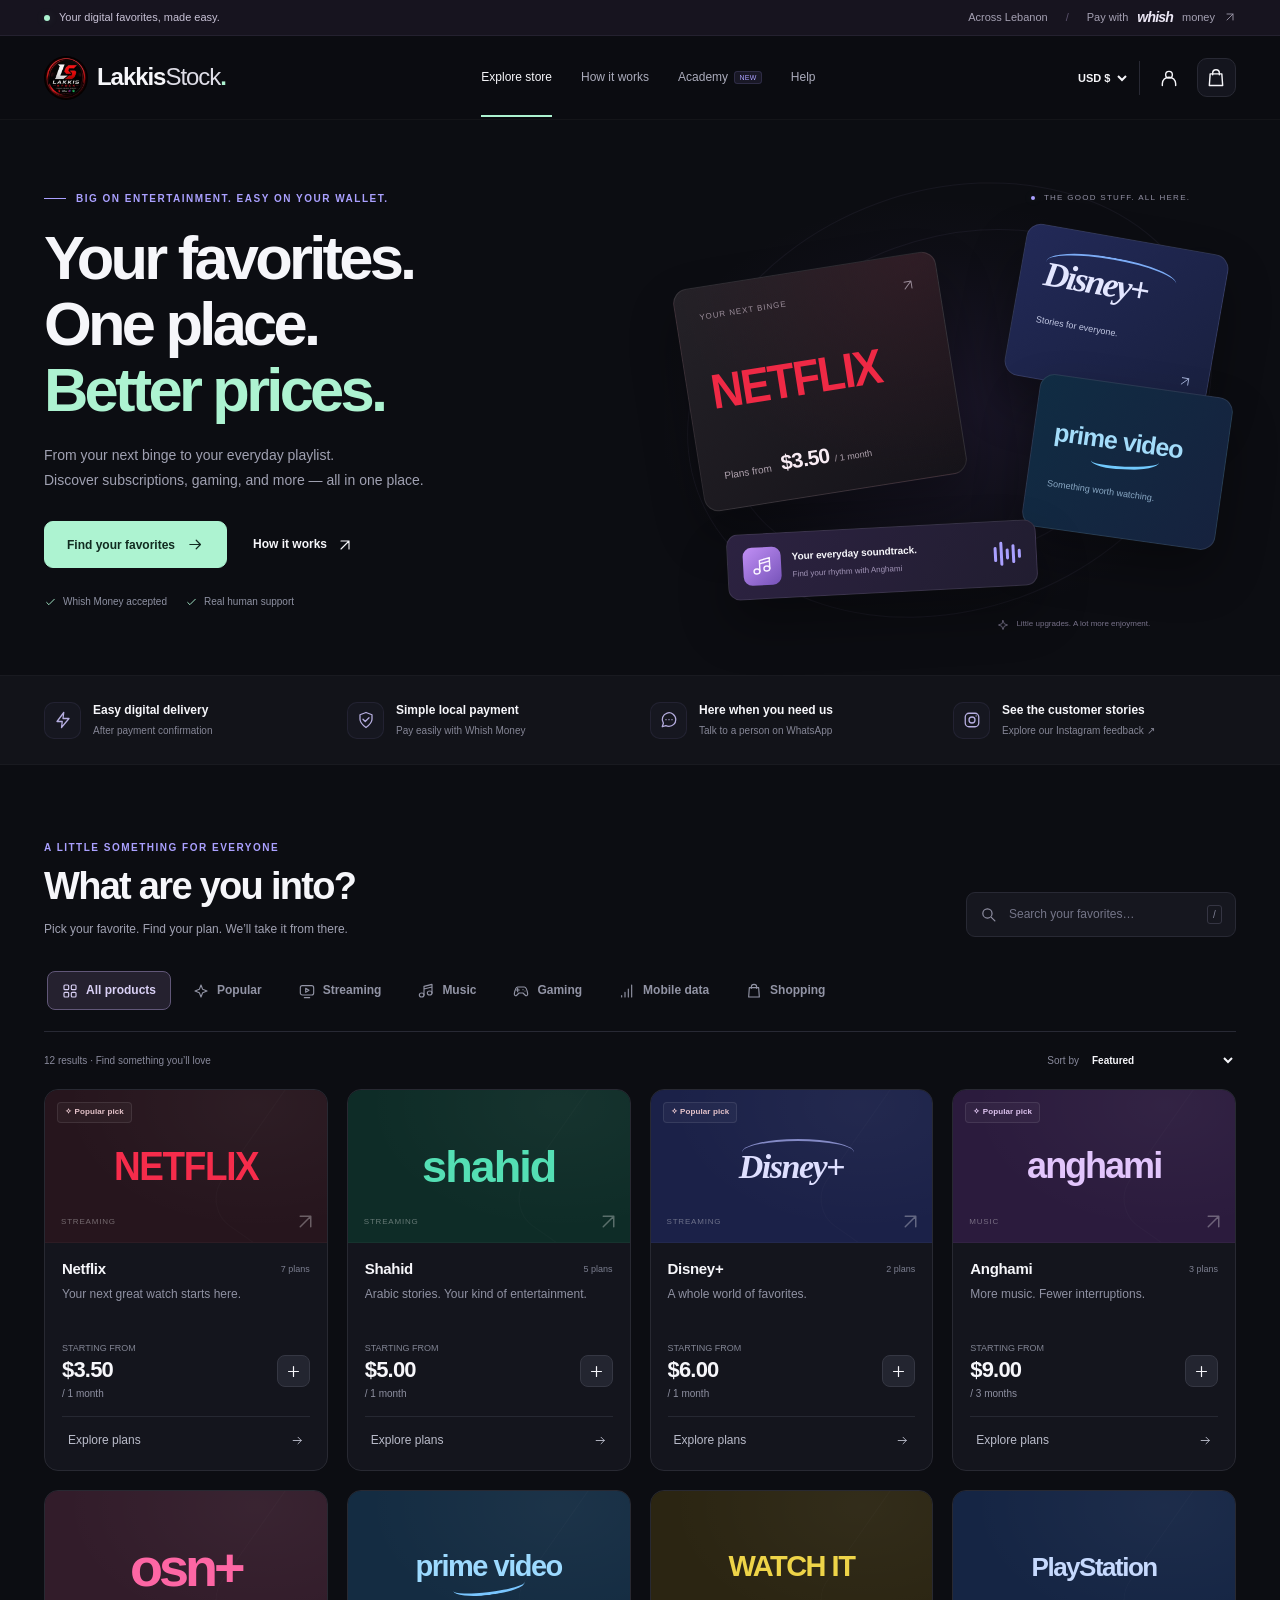
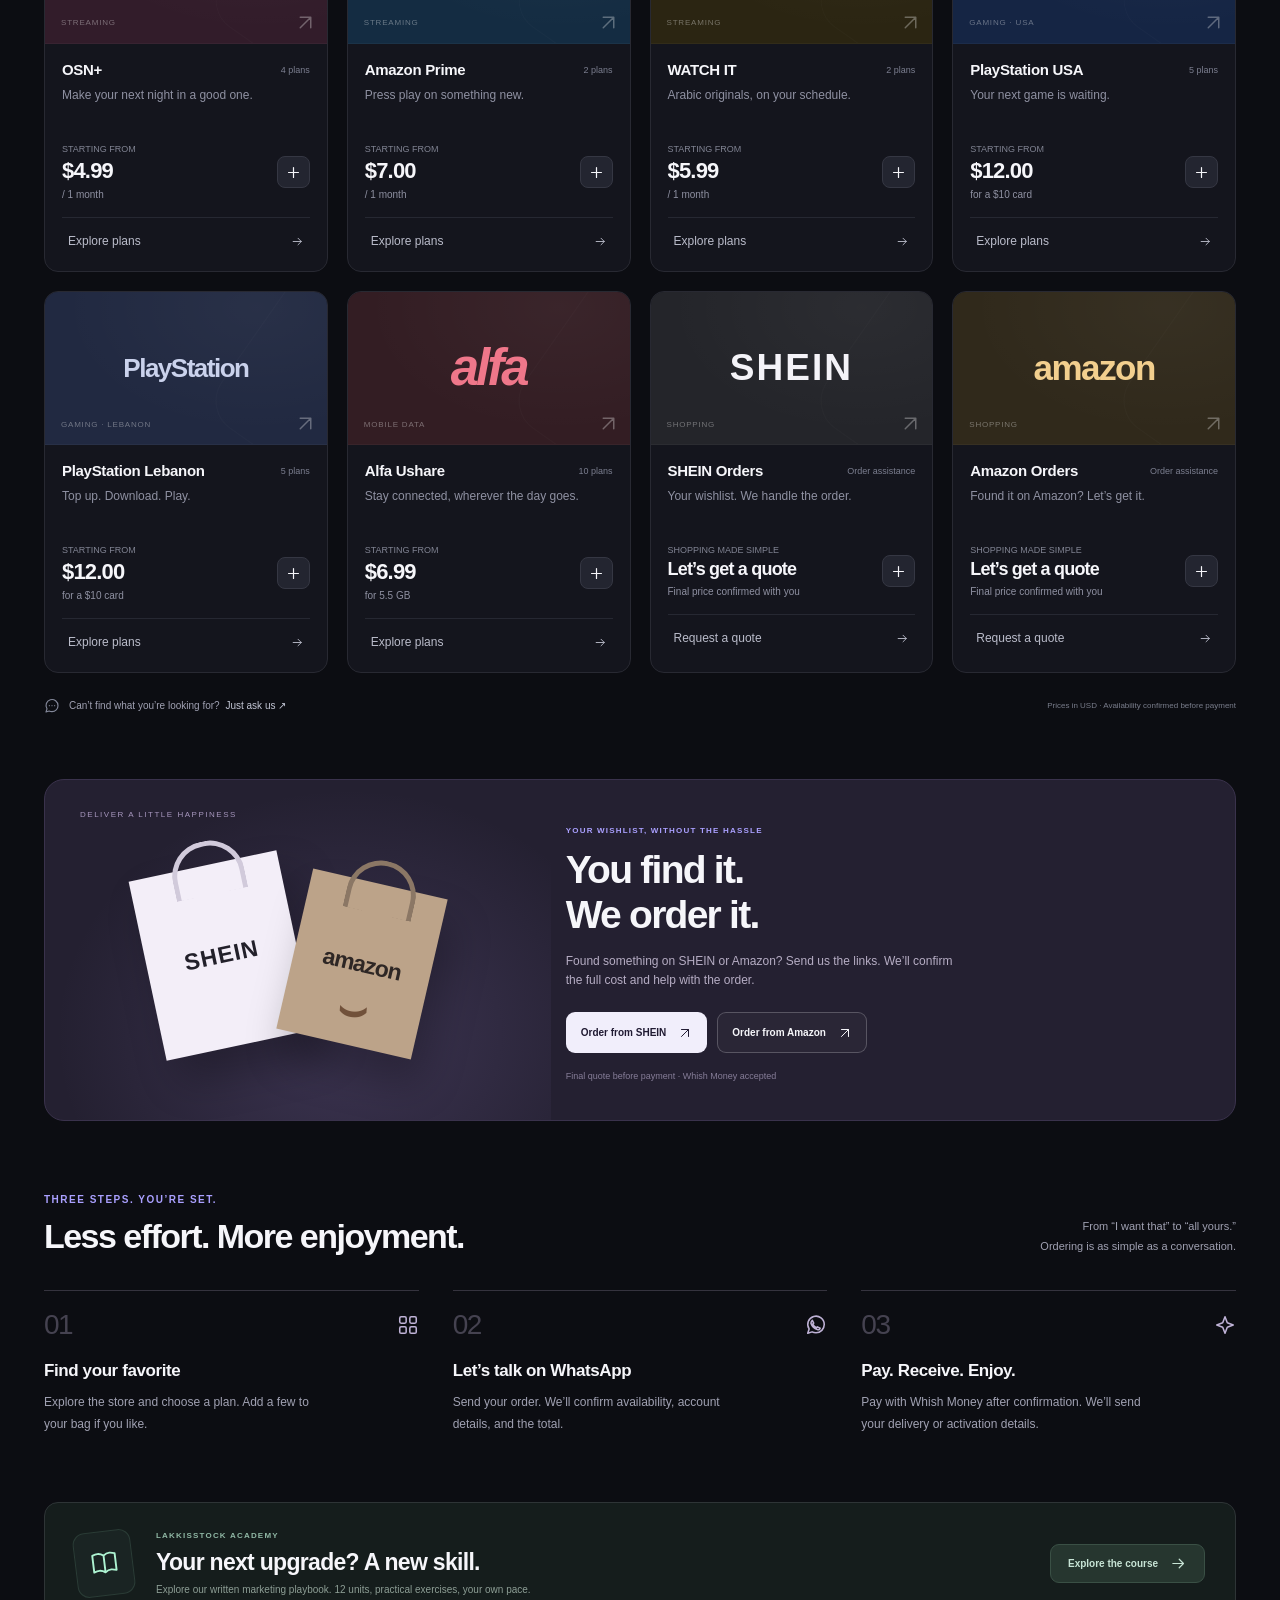
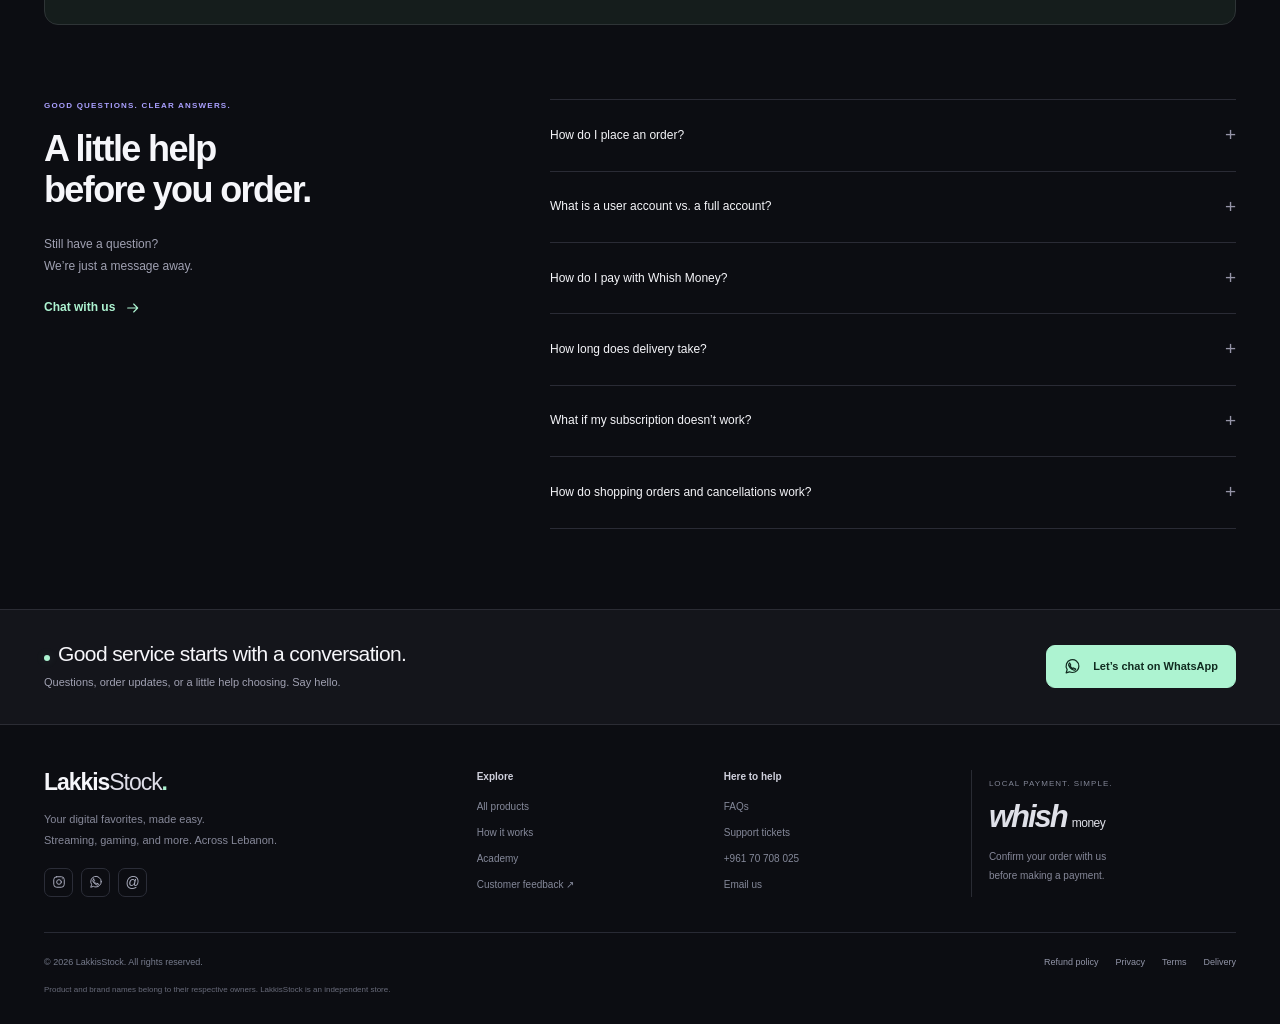
<file: index.html>
<!doctype html>
<html lang="en">
<head>
  <meta charset="utf-8">
  <meta name="viewport" content="width=device-width, initial-scale=1, viewport-fit=cover">
  <meta name="theme-color" content="#0c0d12">
  <title>LakkisStock | Streaming, Gaming & More in Lebanon</title>
  <meta name="description" content="Find Netflix, Shahid, Disney+, music subscriptions, PlayStation gift cards, Alfa Ushare and assisted shopping. Compare plans, order on WhatsApp, pay with Whish Money.">
  <link rel="canonical" href="https://nexusdevv.github.io/LakkisStockkk/">
  <link rel="icon" type="image/png" href="logo.png">
  <link rel="apple-touch-icon" href="logo.png">
  <meta property="og:type" content="website">
  <meta property="og:title" content="LakkisStock — Your favorites. One place.">
  <meta property="og:description" content="Streaming, music, gaming and shopping in Lebanon. Choose your plan and order on WhatsApp.">
  <meta property="og:url" content="https://nexusdevv.github.io/LakkisStockkk/">
  <meta property="og:image" content="https://nexusdevv.github.io/LakkisStockkk/logo.png">
  <meta name="twitter:card" content="summary">
  <meta name="twitter:image" content="https://nexusdevv.github.io/LakkisStockkk/logo.png">
  <link rel="stylesheet" href="assets/css/store.css">
  <script src="assets/js/catalog.js" defer></script>
  <script src="assets/js/policies.js" defer></script>
  <script src="assets/js/store.js" defer></script>
  <script src="assets/js/firebase-config.js" defer></script>
  <script src="assets/js/account.js" defer></script>
  <script src="assets/js/analytics.js" defer></script>
  <script type="application/ld+json">{"@context":"https://schema.org","@type":"Store","name":"LakkisStock","url":"https://nexusdevv.github.io/LakkisStockkk/","telephone":"+96170708025","areaServed":{"@type":"Country","name":"Lebanon"},"sameAs":["https://www.instagram.com/lakkisstock/"]}</script>
</head>
<body>
<a class="skip-link" href="#products">Skip to products</a>
<div class="announcement"><div class="container announcement-inner"><span><span class="status-dot"></span> Your digital favorites, made easy.</span><span class="announcement-right">Across Lebanon <span class="divider">/</span> Pay with <b>whish</b> money <svg class="icon"><use href="assets/icons.svg#diagonal"/></svg></span></div></div>
<header class="site-header" id="navbar">
  <div class="container header-inner">
    <a class="brand" href="index.html" aria-label="LakkisStock home"><span class="brand-icon"><img src="logo.png" alt="" width="1000" height="1000"></span><span>Lakkis<span class="brand-light">Stock</span><span class="brand-dot">.</span></span></a>
    <nav class="desktop-nav" aria-label="Main navigation"><a class="active" href="#products">Explore store</a><a href="#how-it-works">How it works</a><a href="marketing-course.html">Academy <span class="mini-tag">NEW</span></a><a href="#faq">Help</a></nav>
    <div class="header-actions">
      <label class="currency-control"><span class="sr-only">Display currency</span><select id="currency"><option value="usd">USD $</option><option value="lbp">LBP ~</option></select></label>
      <button class="icon-button account-button" data-open-account aria-label="Sign in or manage account"><svg class="icon"><use href="assets/icons.svg#user"/></svg></button>
      <button class="icon-button bag-button" data-open-cart aria-label="Open order bag"><svg class="icon"><use href="assets/icons.svg#bag"/></svg><span class="cart-count" hidden>0</span></button>
      <button class="icon-button menu-button" id="menu-button" aria-label="Open navigation" aria-expanded="false" aria-controls="mobile-menu"><svg class="icon"><use href="assets/icons.svg#menu"/></svg></button>
    </div>
  </div>
  <nav id="mobile-menu" class="mobile-menu" aria-label="Mobile navigation" hidden><a href="#products">Explore store</a><a href="#how-it-works">How it works</a><a href="marketing-course.html">LakkisStock Academy</a><a href="#faq">Help & FAQs</a><button data-open-account>My account & support</button></nav>
</header>
<main id="main">
  <section class="hero container" aria-labelledby="hero-title">
    <div class="hero-copy">
      <span class="eyebrow"><span class="tiny-line"></span> BIG ON ENTERTAINMENT. EASY ON YOUR WALLET.</span>
      <h1 id="hero-title">Your favorites.<br>One place.<br><span>Better prices.</span></h1>
      <p>From your next binge to your everyday playlist.<br class="desktop-break"> Discover subscriptions, gaming, and more — all in one place.</p>
      <div class="hero-actions"><a class="button button-primary" href="#products">Find your favorites <svg class="icon"><use href="assets/icons.svg#arrow"/></svg></a><a class="text-button" href="#how-it-works">How it works <svg class="icon"><use href="assets/icons.svg#diagonal"/></svg></a></div>
      <div class="hero-reassurance"><span><svg class="icon"><use href="assets/icons.svg#check"/></svg> Whish Money accepted</span><span><svg class="icon"><use href="assets/icons.svg#check"/></svg> Real human support</span></div>
    </div>
    <div class="hero-visual" aria-label="Discover Netflix, Disney+, Anghami and Prime Video">
      <div class="orbit orbit-one"></div><div class="orbit orbit-two"></div><div class="orbit-dot"></div>
      <div class="visual-caption"><span class="status-dot"></span> THE GOOD STUFF. ALL HERE.</div>
      <button class="floating-card floating-disney" data-product="disney" aria-label="View Disney+ plans"><span class="hero-brand disney-wordmark">Disney+</span><span>Stories for everyone.</span><svg class="icon"><use href="assets/icons.svg#diagonal"/></svg></button>
      <button class="floating-card floating-netflix" data-product="netflix" aria-label="View Netflix plans"><span class="floating-top">YOUR NEXT BINGE <svg class="icon"><use href="assets/icons.svg#diagonal"/></svg></span><strong class="netflix-wordmark">NETFLIX</strong><span class="hero-plan">Plans from <b data-hero-price="netflix">$3.50</b><small>/ 1 month</small></span></button>
      <button class="floating-card floating-prime" data-product="amazon-prime" aria-label="View Amazon Prime plans"><span class="hero-brand">prime video<span class="prime-smile"></span></span><span>Something worth watching.</span></button>
      <button class="floating-card floating-music" data-product="anghami" aria-label="View Anghami plans"><span class="music-tile"><svg class="icon"><use href="assets/icons.svg#music"/></svg></span><span><strong>Your everyday soundtrack.</strong><small>Find your rhythm with Anghami</small></span><span class="equalizer"><i></i><i></i><i></i><i></i><i></i></span></button>
      <div class="visual-footnote"><svg class="icon"><use href="assets/icons.svg#spark"/></svg> Little upgrades. A lot more enjoyment.</div>
    </div>
  </section>
  <div class="benefits-wrap"><div class="container benefits"><div><span class="benefit-icon"><svg class="icon"><use href="assets/icons.svg#bolt"/></svg></span><span><strong>Easy digital delivery</strong><small>After payment confirmation</small></span></div><div><span class="benefit-icon"><svg class="icon"><use href="assets/icons.svg#shield"/></svg></span><span><strong>Simple local payment</strong><small>Pay easily with Whish Money</small></span></div><div><span class="benefit-icon"><svg class="icon"><use href="assets/icons.svg#chat"/></svg></span><span><strong>Here when you need us</strong><small>Talk to a person on WhatsApp</small></span></div><a href="https://www.instagram.com/stories/highlights/18015522128034327/" target="_blank" rel="noopener noreferrer"><span class="benefit-icon"><svg class="icon"><use href="assets/icons.svg#instagram"/></svg></span><span><strong>See the customer stories</strong><small>Explore our Instagram feedback ↗</small></span></a></div></div>
  <section class="catalog-section container" id="products" aria-labelledby="catalog-title">
    <div class="section-top"><div><span class="eyebrow">A LITTLE SOMETHING FOR EVERYONE</span><h2 id="catalog-title">What are you into?</h2><p>Pick your favorite. Find your plan. We’ll take it from there.</p></div><label class="search-box"><svg class="icon"><use href="assets/icons.svg#search"/></svg><input id="product-search" type="search" placeholder="Search your favorites…" aria-label="Search products" autocomplete="off"><kbd>/</kbd></label></div>
    <div class="catalog-toolbar"><div class="category-tabs" role="group" aria-label="Filter products by category">
      <button class="category-tab active" data-category="all" aria-pressed="true"><svg class="icon"><use href="assets/icons.svg#grid"/></svg>All products</button>
      <button class="category-tab" data-category="popular" aria-pressed="false"><svg class="icon"><use href="assets/icons.svg#spark"/></svg>Popular</button>
      <button class="category-tab" data-category="streaming" aria-pressed="false"><svg class="icon"><use href="assets/icons.svg#play"/></svg>Streaming</button>
      <button class="category-tab" data-category="music" aria-pressed="false"><svg class="icon"><use href="assets/icons.svg#music"/></svg>Music</button>
      <button class="category-tab" data-category="gaming" aria-pressed="false"><svg class="icon"><use href="assets/icons.svg#game"/></svg>Gaming</button>
      <button class="category-tab" data-category="data" aria-pressed="false"><svg class="icon"><use href="assets/icons.svg#data"/></svg>Mobile data</button>
      <button class="category-tab" data-category="shopping" aria-pressed="false"><svg class="icon"><use href="assets/icons.svg#bag"/></svg>Shopping</button>
    </div></div>
    <div class="results-toolbar"><span id="result-count" role="status">Explore our collection</span><label>Sort by <select id="product-sort" aria-label="Sort products"><option value="featured">Featured</option><option value="price-asc">Starting price: low to high</option><option value="price-desc">Starting price: high to low</option><option value="name">Name: A–Z</option></select></label></div>
    <p class="currency-note" id="currency-note" hidden></p>
    <div id="product-grid" class="product-grid"></div>
    <div id="empty-results" class="empty-state" hidden><svg class="icon"><use href="assets/icons.svg#search"/></svg><h3>No favorites found just yet.</h3><p>Try a different name or explore all our products.</p><button class="button button-secondary" id="reset-filters">Clear search & filters</button></div>
    <noscript><div class="empty-state"><h3>Explore the store on WhatsApp</h3><p>Enable JavaScript to compare all plans, or ask our team for the latest product list.</p><a class="button button-primary" href="https://wa.me/96170708025">Open WhatsApp</a></div></noscript>
    <div class="catalog-help"><svg class="icon"><use href="assets/icons.svg#chat"/></svg><p>Can’t find what you’re looking for? <a href="https://wa.me/96170708025?text=Hi%20LakkisStock!%20I%27m%20looking%20for%20a%20product." target="_blank" rel="noopener noreferrer">Just ask us <span>↗</span></a></p><span>Prices in USD · Availability confirmed before payment</span></div>
  </section>
  <section class="container shopping-banner" aria-labelledby="shopping-title"><div class="shopping-visual" aria-hidden="true"><div class="shopping-stamp">DELIVER A LITTLE HAPPINESS</div><span class="shopping-bag shein-bag">SHEIN</span><span class="shopping-bag amazon-bag">amazon<span>⌣</span></span></div><div class="shopping-copy"><span class="eyebrow">YOUR WISHLIST, WITHOUT THE HASSLE</span><h2 id="shopping-title">You find it.<br>We order it.</h2><p>Found something on SHEIN or Amazon? Send us the links. We’ll confirm the full cost and help with the order.</p><div class="shopping-actions"><button class="button button-light" data-product="shein">Order from SHEIN <svg class="icon"><use href="assets/icons.svg#diagonal"/></svg></button><button class="button button-outline" data-product="amazon-shopping">Order from Amazon <svg class="icon"><use href="assets/icons.svg#diagonal"/></svg></button></div><small>Final quote before payment · Whish Money accepted</small></div></section>
  <section class="container how-section" id="how-it-works" aria-labelledby="how-title"><div class="section-top"><div><span class="eyebrow">THREE STEPS. YOU’RE SET.</span><h2 id="how-title">Less effort. More enjoyment.</h2></div><p>From “I want that” to “all yours.”<br>Ordering is as simple as a conversation.</p></div><div class="steps-grid"><article><div class="step-top"><span>01</span><svg class="icon"><use href="assets/icons.svg#grid"/></svg></div><h3>Find your favorite</h3><p>Explore the store and choose a plan. Add a few to your bag if you like.</p></article><article><div class="step-top"><span>02</span><svg class="icon"><use href="assets/icons.svg#whatsapp"/></svg></div><h3>Let’s talk on WhatsApp</h3><p>Send your order. We’ll confirm availability, account details, and the total.</p></article><article><div class="step-top"><span>03</span><svg class="icon"><use href="assets/icons.svg#spark"/></svg></div><h3>Pay. Receive. Enjoy.</h3><p>Pay with Whish Money after confirmation. We’ll send your delivery or activation details.</p></article></div></section>
  <section class="container academy-banner"><div class="academy-icon"><svg class="icon"><use href="assets/icons.svg#book"/></svg></div><div><span class="eyebrow">LAKKISSTOCK ACADEMY</span><h2>Your next upgrade? A new skill.</h2><p>Explore our written marketing playbook. 12 units, practical exercises, your own pace.</p></div><a class="button button-secondary" href="marketing-course.html">Explore the course <svg class="icon"><use href="assets/icons.svg#arrow"/></svg></a></section>
  <section class="container faq-section" id="faq"><div class="faq-intro"><span class="eyebrow">GOOD QUESTIONS. CLEAR ANSWERS.</span><h2>A little help<br>before you order.</h2><p>Still have a question?<br>We’re just a message away.</p><a class="text-button accent" href="https://wa.me/96170708025" target="_blank" rel="noopener noreferrer">Chat with us <svg class="icon"><use href="assets/icons.svg#arrow"/></svg></a></div><div class="faq-list">
    <details><summary>How do I place an order?<span>+</span></summary><p>Choose a product and plan, then order it directly or add it to your bag. Your bag turns into a ready-to-send WhatsApp message. We confirm availability and the final amount before you pay.</p></details>
    <details><summary>What is a user account vs. a full account?<span>+</span></summary><p>A user account normally gives you an assigned profile or user. A full account gives account-level access. Device limits, region, and permission to change passwords depend on the product. Ask us to confirm these details before purchasing.</p></details>
    <details><summary>How do I pay with Whish Money?<span>+</span></summary><p>We send the correct Whish Money payment details on WhatsApp after confirming your order. Wait for that confirmation before making a payment. LBP amounts shown on the site are estimates using our store conversion rate.</p></details>
    <details><summary>How long does delivery take?<span>+</span></summary><p>Digital products are delivered after payment confirmation, subject to availability and support hours. For SHEIN and Amazon, we discuss the expected delivery time before purchase. Shipping and customs can affect the timing.</p></details>
    <details><summary>What if my subscription doesn’t work?<span>+</span></summary><p>Contact us promptly with your order details and a screenshot of the issue. We’ll review it under our support, replacement, or refund policy. You can also sign in to track a support ticket here.</p></details>
    <details><summary>How do shopping orders and cancellations work?<span>+</span></summary><p>Send exact product links, sizes, colors, and quantities. We confirm the total including applicable shipping, service, and extra costs before payment. Cancellation may not be possible after the external store purchase, so please check every detail first.</p></details>
  </div></section>
  <section class="contact-strip" id="contact"><div class="container"><div><span class="status-dot"></span><h2>Good service starts with a conversation.</h2><p>Questions, order updates, or a little help choosing. Say hello.</p></div><a class="button button-primary" href="https://wa.me/96170708025" target="_blank" rel="noopener noreferrer"><svg class="icon"><use href="assets/icons.svg#whatsapp"/></svg> Let’s chat on WhatsApp</a></div></section>
</main>
<footer class="site-footer container"><div class="footer-main"><div><a class="brand" href="index.html">Lakkis<span class="brand-light">Stock</span><span class="brand-dot">.</span></a><p>Your digital favorites, made easy.<br>Streaming, gaming, and more. Across Lebanon.</p><div class="social-links"><a href="https://www.instagram.com/lakkisstock/" target="_blank" rel="noopener noreferrer" aria-label="LakkisStock on Instagram"><svg class="icon"><use href="assets/icons.svg#instagram"/></svg></a><a href="https://wa.me/96170708025" target="_blank" rel="noopener noreferrer" aria-label="LakkisStock on WhatsApp"><svg class="icon"><use href="assets/icons.svg#whatsapp"/></svg></a><a href="mailto:lakkisstockinquiry@gmail.com" aria-label="Email LakkisStock">@</a></div></div><div><h3>Explore</h3><a href="#products">All products</a><a href="#how-it-works">How it works</a><a href="marketing-course.html">Academy</a><a href="https://www.instagram.com/stories/highlights/18015522128034327/" target="_blank" rel="noopener noreferrer">Customer feedback ↗</a></div><div><h3>Here to help</h3><a href="#faq">FAQs</a><button data-open-support>Support tickets</button><a href="tel:+96170708025">+961 70 708 025</a><a href="mailto:lakkisstockinquiry@gmail.com">Email us</a></div><div class="footer-payment"><span>LOCAL PAYMENT. SIMPLE.</span><b>whish<span>money</span></b><p>Confirm your order with us<br>before making a payment.</p></div></div><div class="footer-bottom"><span>© <span id="current-year">2026</span> LakkisStock. All rights reserved.</span><div><button data-policy="refund">Refund policy</button><button data-policy="privacy">Privacy</button><button data-policy="terms">Terms</button><button data-policy="delivery">Delivery</button></div></div><p class="trademark-note">Product and brand names belong to their respective owners. LakkisStock is an independent store.</p></footer>
<div class="mobile-dock"><a href="#products"><svg class="icon"><use href="assets/icons.svg#grid"/></svg>Explore</a><button data-open-cart><svg class="icon"><use href="assets/icons.svg#bag"/></svg>My bag <span class="dock-count" hidden></span></button><a href="https://wa.me/96170708025" target="_blank" rel="noopener noreferrer"><svg class="icon"><use href="assets/icons.svg#whatsapp"/></svg>Chat</a><button data-open-account><svg class="icon"><use href="assets/icons.svg#user"/></svg>Account</button></div>
<div class="toast" id="toast" role="status" aria-live="polite" hidden></div>
<dialog id="product-dialog" class="modal product-modal" aria-labelledby="product-title"><button class="icon-button dialog-close" data-close aria-label="Close product"><svg class="icon"><use href="assets/icons.svg#close"/></svg></button><div id="product-detail"></div></dialog>
<dialog id="cart-dialog" class="modal cart-modal" aria-labelledby="cart-title"><div class="drawer-header"><div><span class="eyebrow">YOUR NEXT LITTLE UPGRADE</span><h2 id="cart-title">Your order bag<span class="accent">.</span></h2></div><button class="icon-button" data-close aria-label="Close order bag"><svg class="icon"><use href="assets/icons.svg#close"/></svg></button></div><div id="cart-items"></div><div id="cart-summary"></div></dialog>
<dialog id="shopping-dialog" class="modal" aria-labelledby="shopping-dialog-title"><button class="icon-button dialog-close" data-close aria-label="Close shopping request"><svg class="icon"><use href="assets/icons.svg#close"/></svg></button><span class="eyebrow">FROM WISHLIST TO ORDER</span><h2 id="shopping-dialog-title">Request a quote</h2><p class="modal-description" id="shopping-description"></p><form id="shopping-form" class="stack-form"><label>Product links<textarea id="shopping-links" required rows="3" placeholder="Paste one product link per line" maxlength="4000"></textarea></label><label>Sizes, colors, models & quantities<textarea id="shopping-options" required rows="2" placeholder="Example: first link — black, size M, quantity 2" maxlength="1500"></textarea></label><label>Delivery area<input id="shopping-location" required placeholder="City / area in Lebanon" maxlength="160" autocomplete="address-level2"></label><p class="form-note">We’ll confirm the full cost before you pay. This request opens WhatsApp with your details; it doesn’t place or pay for an order.</p><button class="button button-primary" type="submit"><svg class="icon"><use href="assets/icons.svg#whatsapp"/></svg>Request quote on WhatsApp</button></form></dialog>
<dialog id="policy-dialog" class="modal" aria-labelledby="policy-title"><button class="icon-button dialog-close" data-close aria-label="Close policy"><svg class="icon"><use href="assets/icons.svg#close"/></svg></button><span class="eyebrow">THE DETAILS</span><h2 id="policy-title"></h2><div class="policy-content" id="policy-content"></div></dialog>
<dialog id="account-dialog" class="modal account-modal" aria-labelledby="account-title"><button class="icon-button dialog-close" data-close aria-label="Close account"><svg class="icon"><use href="assets/icons.svg#close"/></svg></button><span class="eyebrow">YOUR LAKKISSTOCK ACCOUNT</span><h2 id="account-title">Welcome back<span class="accent">.</span></h2><p class="modal-description">Sign in to follow your support tickets. You can shop on WhatsApp without an account.</p><div id="auth-status" class="notice" role="status" hidden></div><div id="signed-out-pane"><div class="segmented" role="group" aria-label="Account options"><button id="signin-tab" class="active" type="button" aria-pressed="true">Sign in</button><button id="signup-tab" type="button" aria-pressed="false">Create account</button></div><button id="google-signin" class="button button-light full-width" type="button">Continue with Google</button><div class="or-divider">or use your email</div><form id="signin-form" class="stack-form"><label>Email<input id="signin-email" type="email" required autocomplete="username" placeholder="you@example.com"></label><label>Password<input id="signin-password" type="password" required autocomplete="current-password" placeholder="Your password"></label><button type="button" class="text-button accent" id="reset-password">Forgot password?</button><button class="button button-primary" type="submit">Sign in <svg class="icon"><use href="assets/icons.svg#arrow"/></svg></button></form><form id="signup-form" class="stack-form" hidden><label>Full name<input id="signup-name" required autocomplete="name" maxlength="100" placeholder="Your name"></label><label>Email<input id="signup-email" type="email" required autocomplete="email" placeholder="you@example.com"></label><label>Password<input id="signup-password" type="password" required minlength="6" autocomplete="new-password" placeholder="At least 6 characters"></label><button class="button button-primary" type="submit">Create account</button></form></div><div id="signed-in-pane" hidden><div class="account-welcome"><svg class="icon"><use href="assets/icons.svg#user"/></svg><div><strong id="account-name"></strong><p id="account-email"></p></div></div><button class="button button-primary full-width" data-open-support>My support tickets <svg class="icon"><use href="assets/icons.svg#arrow"/></svg></button><button class="button button-secondary full-width" id="signout-button">Sign out</button></div></dialog>
<dialog id="support-dialog" class="modal support-modal" aria-labelledby="support-title"><button class="icon-button dialog-close" data-close aria-label="Close support"><svg class="icon"><use href="assets/icons.svg#close"/></svg></button><span class="eyebrow">WE’RE HERE TO HELP</span><h2 id="support-title">Let’s sort it out<span class="accent">.</span></h2><p class="modal-description">Track your conversation right here, or <a class="accent" href="https://wa.me/96170708025" target="_blank" rel="noopener noreferrer">chat on WhatsApp ↗</a>.</p><div id="support-status" class="notice" role="status" hidden></div><div id="support-signin-prompt" hidden><p>Sign in to create a ticket and see replies from our team.</p><button class="button button-primary" data-open-account>Sign in to continue</button></div><div id="support-workspace" hidden><div class="segmented" role="group" aria-label="Support views"><button class="active" id="new-ticket-tab" aria-pressed="true">New ticket</button><button id="my-tickets-tab" aria-pressed="false">My tickets <span id="ticket-unread" hidden>●</span></button></div><form id="support-form" class="stack-form"><label>Subject<input id="support-subject" required maxlength="160" placeholder="What can we help with?"></label><label>Message<textarea id="support-message" required maxlength="5000" rows="4" placeholder="Tell us about the issue. Include your order details, but never passwords or verification codes."></textarea></label><button class="button button-primary" type="submit">Submit ticket</button></form><div id="tickets-list" hidden></div><div id="ticket-thread" hidden><button class="text-button accent" id="back-to-tickets">← Back to tickets</button><h3 id="thread-subject"></h3><div id="thread-messages" class="thread-messages" aria-live="polite"></div><form id="reply-form" class="reply-form"><label class="sr-only" for="reply-message">Your reply</label><textarea id="reply-message" required maxlength="5000" rows="2" placeholder="Write a reply…"></textarea><button type="submit" class="button button-primary">Send</button></form></div></div></dialog>
</body>
</html>
</file>
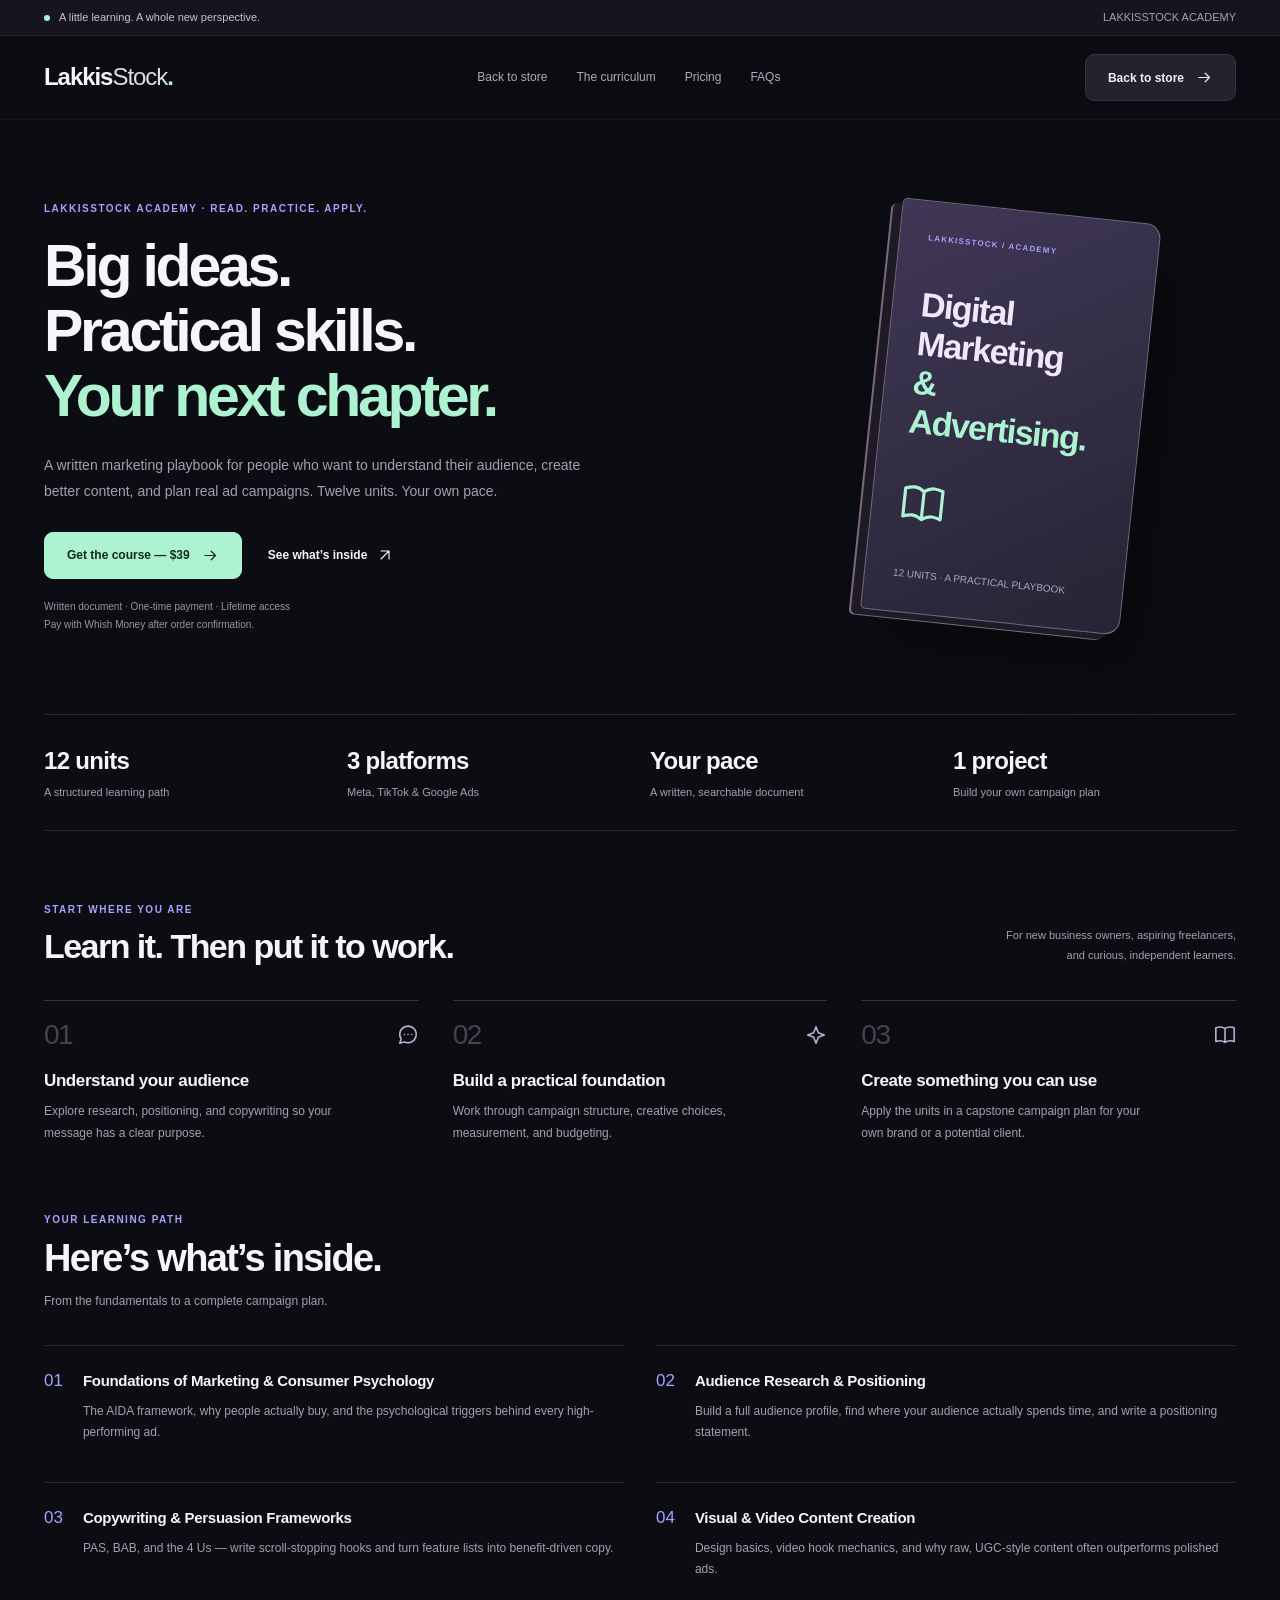
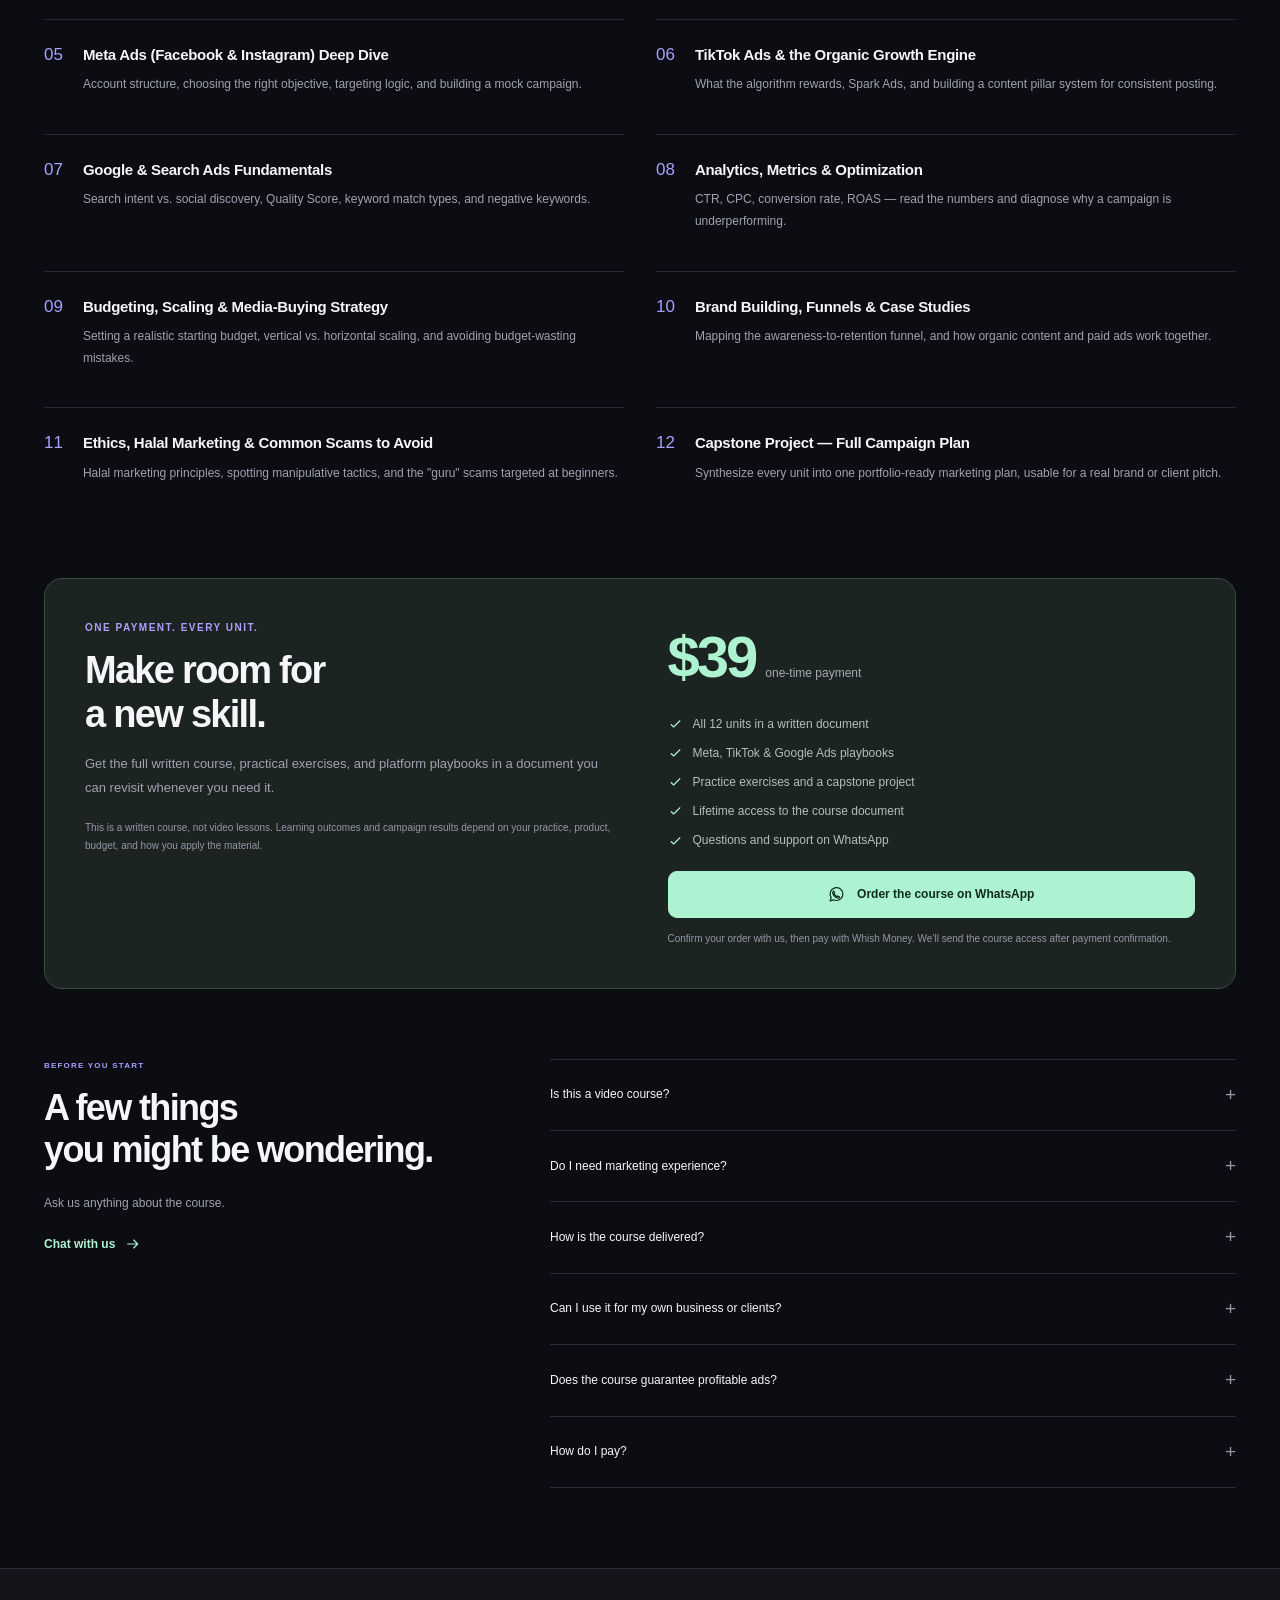
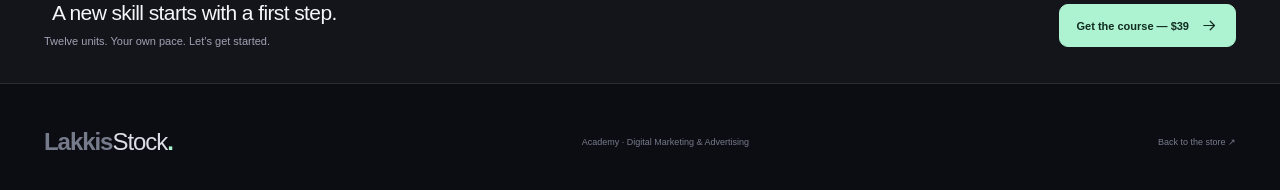
<file: marketing-course.html>
<!doctype html>
<html lang="en"><head><meta charset="utf-8"><meta name="viewport" content="width=device-width,initial-scale=1,viewport-fit=cover"><meta name="theme-color" content="#0c0d12"><title>Digital Marketing Playbook | LakkisStock Academy</title><meta name="description" content="A written, self-paced marketing course with 12 units covering audience research, Meta, TikTok, Google Ads, budgeting, and a practical campaign project."><link rel="canonical" href="https://nexusdevv.github.io/LakkisStockkk/marketing-course.html"><link rel="icon" href="logo.png"><meta property="og:site_name" content="LakkisStock"><meta property="og:type" content="article"><meta property="og:title" content="Digital Marketing Playbook | LakkisStock Academy"><meta property="og:description" content="A written, self-paced marketing course with 12 units covering audience research, Meta, TikTok, Google Ads, budgeting, and a practical campaign project."><meta property="og:url" content="https://nexusdevv.github.io/LakkisStockkk/marketing-course.html"><meta property="og:image" content="https://nexusdevv.github.io/LakkisStockkk/logo.png"><script type="application/ld+json">{"@context":"https://schema.org","@type":"Course","name":"Digital Marketing Playbook","description":"A written, self-paced marketing course with 12 units covering audience research, Meta, TikTok, Google Ads, budgeting, and a practical campaign project.","provider":{"@type":"Organization","name":"LakkisStock","sameAs":"https://nexusdevv.github.io/LakkisStockkk/"}}</script><link rel="stylesheet" href="assets/css/store.css"></head><body>
<a class="skip-link" href="#curriculum">Skip to curriculum</a><div class="announcement"><div class="container announcement-inner"><span><span class="status-dot"></span> A little learning. A whole new perspective.</span><span class="announcement-right">LAKKISSTOCK ACADEMY</span></div></div>
<header class="site-header"><div class="container header-inner"><a class="brand" href="index.html">Lakkis<span class="brand-light">Stock</span><span class="brand-dot">.</span></a><nav class="desktop-nav" aria-label="Academy navigation"><a href="index.html">Back to store</a><a href="#curriculum">The curriculum</a><a href="#pricing">Pricing</a><a href="#faq">FAQs</a></nav><a class="button button-secondary" href="index.html">Back to store <svg class="icon" aria-hidden="true"><use href="assets/icons.svg#arrow"/></svg></a></div></header>
<main><section class="container academy-hero"><div class="hero-copy"><span class="eyebrow">LAKKISSTOCK ACADEMY · READ. PRACTICE. APPLY.</span><h1>Big ideas.<br>Practical skills.<br><span>Your next chapter.</span></h1><p>A written marketing playbook for people who want to understand their audience, create better content, and plan real ad campaigns. Twelve units. Your own pace.</p><div class="hero-actions"><a class="button button-primary" href="https://wa.me/96170708025?text=Hi%20LakkisStock!%20I%20would%20like%20the%20Digital%20Marketing%20%26%20Advertising%20written%20course%20at%20%2439.%20Please%20confirm%20availability%20and%20Whish%20Money%20payment%20details." target="_blank" rel="noopener noreferrer">Get the course — $39 <svg class="icon" aria-hidden="true"><use href="assets/icons.svg#arrow"/></svg></a><a class="text-button" href="#curriculum">See what’s inside <svg class="icon" aria-hidden="true"><use href="assets/icons.svg#diagonal"/></svg></a></div><p class="form-note">Written document · One-time payment · Lifetime access<br>Pay with Whish Money after order confirmation.</p></div><div class="course-book" aria-label="Digital Marketing and Advertising written playbook"><span class="eyebrow">LAKKISSTOCK / ACADEMY</span><h2>Digital<br>Marketing<br><span>& Advertising.</span></h2><svg class="icon" aria-hidden="true"><use href="assets/icons.svg#book"/></svg><small>12 UNITS · A PRACTICAL PLAYBOOK</small></div></section>
<div class="container course-summary"><div><strong>12 units</strong><span>A structured learning path</span></div><div><strong>3 platforms</strong><span>Meta, TikTok & Google Ads</span></div><div><strong>Your pace</strong><span>A written, searchable document</span></div><div><strong>1 project</strong><span>Build your own campaign plan</span></div></div>
<section class="container how-section"><div class="section-top"><div><span class="eyebrow">START WHERE YOU ARE</span><h2>Learn it. Then put it to work.</h2></div><p>For new business owners, aspiring freelancers,<br>and curious, independent learners.</p></div><div class="steps-grid"><article><div class="step-top"><span>01</span><svg class="icon" aria-hidden="true"><use href="assets/icons.svg#chat"/></svg></div><h3>Understand your audience</h3><p>Explore research, positioning, and copywriting so your message has a clear purpose.</p></article><article><div class="step-top"><span>02</span><svg class="icon" aria-hidden="true"><use href="assets/icons.svg#spark"/></svg></div><h3>Build a practical foundation</h3><p>Work through campaign structure, creative choices, measurement, and budgeting.</p></article><article><div class="step-top"><span>03</span><svg class="icon" aria-hidden="true"><use href="assets/icons.svg#book"/></svg></div><h3>Create something you can use</h3><p>Apply the units in a capstone campaign plan for your own brand or a potential client.</p></article></div></section>
<section class="container curriculum-section" id="curriculum"><div class="section-top"><div><span class="eyebrow">YOUR LEARNING PATH</span><h2>Here’s what’s inside.</h2><p>From the fundamentals to a complete campaign plan.</p></div></div><div class="curriculum-grid"><article><span>01</span><div><h3>Foundations of Marketing &amp; Consumer Psychology</h3><p>The AIDA framework, why people actually buy, and the psychological triggers behind every high-performing ad.</p></div></article><article><span>02</span><div><h3>Audience Research &amp; Positioning</h3><p>Build a full audience profile, find where your audience actually spends time, and write a positioning statement.</p></div></article><article><span>03</span><div><h3>Copywriting &amp; Persuasion Frameworks</h3><p>PAS, BAB, and the 4 Us — write scroll-stopping hooks and turn feature lists into benefit-driven copy.</p></div></article><article><span>04</span><div><h3>Visual &amp; Video Content Creation</h3><p>Design basics, video hook mechanics, and why raw, UGC-style content often outperforms polished ads.</p></div></article><article><span>05</span><div><h3>Meta Ads (Facebook &amp; Instagram) Deep Dive</h3><p>Account structure, choosing the right objective, targeting logic, and building a mock campaign.</p></div></article><article><span>06</span><div><h3>TikTok Ads &amp; the Organic Growth Engine</h3><p>What the algorithm rewards, Spark Ads, and building a content pillar system for consistent posting.</p></div></article><article><span>07</span><div><h3>Google &amp; Search Ads Fundamentals</h3><p>Search intent vs. social discovery, Quality Score, keyword match types, and negative keywords.</p></div></article><article><span>08</span><div><h3>Analytics, Metrics &amp; Optimization</h3><p>CTR, CPC, conversion rate, ROAS — read the numbers and diagnose why a campaign is underperforming.</p></div></article><article><span>09</span><div><h3>Budgeting, Scaling &amp; Media-Buying Strategy</h3><p>Setting a realistic starting budget, vertical vs. horizontal scaling, and avoiding budget-wasting mistakes.</p></div></article><article><span>10</span><div><h3>Brand Building, Funnels &amp; Case Studies</h3><p>Mapping the awareness-to-retention funnel, and how organic content and paid ads work together.</p></div></article><article><span>11</span><div><h3>Ethics, Halal Marketing &amp; Common Scams to Avoid</h3><p>Halal marketing principles, spotting manipulative tactics, and the &quot;guru&quot; scams targeted at beginners.</p></div></article><article><span>12</span><div><h3>Capstone Project — Full Campaign Plan</h3><p>Synthesize every unit into one portfolio-ready marketing plan, usable for a real brand or client pitch.</p></div></article></div></section>
<section class="container course-pricing" id="pricing"><div><span class="eyebrow">ONE PAYMENT. EVERY UNIT.</span><h2>Make room for<br>a new skill.</h2><p>Get the full written course, practical exercises, and platform playbooks in a document you can revisit whenever you need it.</p><p class="form-note" style="margin-top:18px">This is a written course, not video lessons. Learning outcomes and campaign results depend on your practice, product, budget, and how you apply the material.</p></div><div><div class="course-price">$39<small>one-time payment</small></div><ul class="course-includes"><li><svg class="icon" aria-hidden="true"><use href="assets/icons.svg#check"/></svg> All 12 units in a written document</li><li><svg class="icon" aria-hidden="true"><use href="assets/icons.svg#check"/></svg> Meta, TikTok & Google Ads playbooks</li><li><svg class="icon" aria-hidden="true"><use href="assets/icons.svg#check"/></svg> Practice exercises and a capstone project</li><li><svg class="icon" aria-hidden="true"><use href="assets/icons.svg#check"/></svg> Lifetime access to the course document</li><li><svg class="icon" aria-hidden="true"><use href="assets/icons.svg#check"/></svg> Questions and support on WhatsApp</li></ul><a class="button button-primary full-width" href="https://wa.me/96170708025?text=Hi%20LakkisStock!%20I%20would%20like%20the%20Digital%20Marketing%20%26%20Advertising%20written%20course%20at%20%2439.%20Please%20confirm%20availability%20and%20Whish%20Money%20payment%20details." target="_blank" rel="noopener noreferrer"><svg class="icon" aria-hidden="true"><use href="assets/icons.svg#whatsapp"/></svg> Order the course on WhatsApp</a><p class="form-note" style="margin-top:12px">Confirm your order with us, then pay with Whish Money. We’ll send the course access after payment confirmation.</p></div></section>
<section class="container faq-section" id="faq"><div class="faq-intro"><span class="eyebrow">BEFORE YOU START</span><h2>A few things<br>you might be wondering.</h2><p>Ask us anything about the course.</p><a class="text-button accent" href="https://wa.me/96170708025?text=Hi%20LakkisStock!%20I%20would%20like%20the%20Digital%20Marketing%20%26%20Advertising%20written%20course%20at%20%2439.%20Please%20confirm%20availability%20and%20Whish%20Money%20payment%20details." target="_blank" rel="noopener noreferrer">Chat with us <svg class="icon" aria-hidden="true"><use href="assets/icons.svg#arrow"/></svg></a></div><div class="faq-list"><details><summary>Is this a video course?<span>+</span></summary><p>No. It is a written, structured document with explanations and practice exercises. You read and apply it at your own pace.</p></details><details><summary>Do I need marketing experience?<span>+</span></summary><p>No prior experience is required. The first units introduce the foundations before moving into platform-specific content and campaign planning.</p></details><details><summary>How is the course delivered?<span>+</span></summary><p>We send access to the full written course after payment confirmation. Message us on WhatsApp to confirm the details.</p></details><details><summary>Can I use it for my own business or clients?<span>+</span></summary><p>The exercises and capstone are designed to help you build a campaign plan you can apply to a real brand or develop into a portfolio project.</p></details><details><summary>Does the course guarantee profitable ads?<span>+</span></summary><p>No course can guarantee a particular campaign result. This course covers planning, creative, measurement, and budgeting; results also depend on your product, audience, execution, and budget.</p></details><details><summary>How do I pay?<span>+</span></summary><p>Contact us on WhatsApp to confirm your order and receive the correct Whish Money payment details. Please wait for confirmation before paying.</p></details></div></section>
</main><section class="contact-strip"><div class="container"><div><h2>A new skill starts with a first step.</h2><p>Twelve units. Your own pace. Let’s get started.</p></div><a class="button button-primary" href="https://wa.me/96170708025?text=Hi%20LakkisStock!%20I%20would%20like%20the%20Digital%20Marketing%20%26%20Advertising%20written%20course%20at%20%2439.%20Please%20confirm%20availability%20and%20Whish%20Money%20payment%20details." target="_blank" rel="noopener noreferrer">Get the course — $39 <svg class="icon" aria-hidden="true"><use href="assets/icons.svg#arrow"/></svg></a></div></section>
<footer class="site-footer container" style="padding-bottom:35px"><div class="footer-bottom" style="border-top:0;padding-top:0"><a class="brand" href="index.html">Lakkis<span class="brand-light">Stock</span><span class="brand-dot">.</span></a><span>Academy · Digital Marketing & Advertising</span><a href="index.html">Back to the store ↗</a></div></footer></body></html>
</file>
<file: assets/css/store.css>
/* LakkisStock — standalone storefront. No CDN or build step required. */
:root{color-scheme:dark;--bg:#0c0d12;--surface:#14151e;--surface-2:#1b1c27;--line:#282934;--text:#f6f6fa;--muted:#a0a1b2;--soft:#707284;--mint:#adf3d1;--purple:#aaa0ff;--radius:18px;--font:Inter,"Segoe UI",Arial,sans-serif}
*{box-sizing:border-box}html{scroll-behavior:smooth;scroll-padding-top:110px}body{margin:0;background:var(--bg);color:var(--text);font-family:var(--font);font-size:14px;line-height:1.6;-webkit-font-smoothing:antialiased}body:has(dialog[open]){overflow:hidden}button,input,textarea,select{font:inherit}button,a,input,textarea,select{-webkit-tap-highlight-color:transparent}button{color:inherit;cursor:pointer}a{color:inherit;text-decoration:none}button{border:0;background:none}button:disabled{opacity:.48;cursor:wait}input,textarea,select{color:var(--text)}img,svg{display:block}svg{fill:none;stroke:currentColor}p,h1,h2,h3,h4{margin:0}button,a,summary{-webkit-touch-callout:none}h1,h2,h3{line-height:1.15;letter-spacing:-.045em}h2{font-size:38px;font-weight:650}h3{font-size:20px;font-weight:600}p{color:var(--muted)}[hidden]{display:none!important}:focus-visible{outline:2px solid var(--mint);outline-offset:5px}::selection{background:#b5aaff;color:#101018}.container{width:min(1240px,calc(100% - 88px));margin-inline:auto}.icon{width:21px;height:21px;flex-shrink:0;stroke-width:1.7}.accent{color:var(--mint)}.sr-only{position:absolute;width:1px;height:1px;padding:0;margin:-1px;overflow:hidden;clip:rect(0,0,0,0);white-space:nowrap;border:0}.skip-link{position:fixed;top:-100px;left:16px;z-index:1000;background:var(--mint);color:#0b2017;padding:12px 20px;border-radius:8px}.skip-link:focus{top:12px}.eyebrow{display:flex;align-items:center;gap:10px;font-size:10px;font-weight:700;letter-spacing:.15em;color:var(--purple);line-height:1.7}.status-dot{display:inline-block;width:6px;height:6px;border-radius:100%;background:var(--mint);box-shadow:0 0 10px #adf3d125;flex-shrink:0}.tiny-line{height:1px;width:22px;background:currentColor;flex-shrink:0}.announcement{border-bottom:1px solid #24212f;background:#17141f;color:#c8c2d6;font-size:11px}.announcement-inner{min-height:35px;display:flex;align-items:center;justify-content:space-between;gap:12px}.announcement-inner>span{display:flex;align-items:center;gap:9px}.announcement-right{color:#a4a0b2}.announcement b{font-size:14px;font-style:italic;color:#ece7f5;letter-spacing:-.8px}.announcement .icon{width:12px;height:12px}.divider{margin-inline:9px;color:#5b526c}.site-header{position:sticky;top:0;z-index:30;background:#0c0d12ef;border-bottom:1px solid #ffffff09;backdrop-filter:blur(18px)}.header-inner{height:83px;display:flex;align-items:center;justify-content:space-between;gap:22px}.brand{display:inline-flex;align-items:center;font-size:24px;font-weight:750;letter-spacing:-1.05px;line-height:1.1;white-space:nowrap}.brand-icon{display:block;position:relative;width:44px;height:44px;border-radius:50%;overflow:hidden;margin-right:9px;flex-shrink:0}.brand-icon img{width:100%;height:100%;object-fit:cover}.brand-light{font-weight:400;color:#dedde7}.brand-dot{color:var(--mint)}.desktop-nav{display:flex;align-items:center;gap:29px;font-size:12px}.desktop-nav>a{color:#abacbc;position:relative}.desktop-nav>a:hover,.desktop-nav>a.active{color:var(--text)}.desktop-nav>a.active:after{content:"";position:absolute;left:0;bottom:-30px;width:100%;height:2px;background:var(--mint)}.mini-tag{font-size:7px;letter-spacing:.05em;color:var(--purple);background:#aaa0ff17;border:1px solid #aaa0ff25;padding:2px 4px;border-radius:3px;margin-left:3px;vertical-align:middle}.header-actions{display:flex;align-items:center;gap:8px}.icon-button{display:grid;place-items:center;width:39px;height:39px;border-radius:10px;border:1px solid transparent;flex-shrink:0}.icon-button:hover{background:#ffffff09;border-color:var(--line)}.icon-button .icon{width:20px;height:20px}.currency-control select{font-size:11px;font-weight:650;border:0;padding:10px 3px;background:transparent;cursor:pointer;max-width:76px}.currency-control{border-right:1px solid var(--line);padding-right:9px;margin-right:2px}select option{background:var(--surface)}.bag-button{position:relative;background:var(--surface);border:1px solid var(--line)}.cart-count{position:absolute;top:-5px;right:-5px;min-width:17px;height:17px;padding:0 4px;display:grid;place-items:center;background:var(--mint);color:#123628;font-size:9px;font-weight:800;border-radius:20px}.menu-button,.mobile-menu{display:none}.button{display:inline-flex;align-items:center;justify-content:center;gap:12px;min-height:47px;padding:12px 22px;border:1px solid transparent;border-radius:9px;font-size:12px;font-weight:650;line-height:1.5;transition:background .2s,transform .2s,border-color .2s;text-align:center}.button .icon{width:17px;height:17px}.button:hover{transform:translateY(-2px)}.button-primary{background:var(--mint);color:#112b20;border-color:var(--mint)}.button-primary:hover{background:#c4fbde;border-color:#c4fbde}.button-secondary{background:#22232f;border:1px solid #343442;color:#efedf9}.button-secondary:hover{background:#2c2d3a;border-color:#777087}.button-light{background:#f1eefb;color:#201a32}.button-light:hover{background:#fff}.button-outline{border-color:#ffffff38;background:#ffffff07}.button-outline:hover{background:#ffffff14}.text-button{display:inline-flex;align-items:center;gap:10px;font-weight:550;font-size:12px;padding:10px 0}.text-button:hover{color:var(--mint)}.text-button .icon{width:16px;height:16px}.hero{min-height:555px;display:grid;grid-template-columns:1.05fr 1fr;align-items:center;gap:20px;padding-block:60px 55px}.hero-copy{position:relative;z-index:2}.hero h1{font-size:clamp(48px,4.8vw,68px);font-weight:650;line-height:1.075;letter-spacing:-.061em;margin-block:18px 20px}.hero h1>span{color:var(--mint)}.hero-copy>p{font-size:14px;line-height:1.8;max-width:440px}.hero-actions{display:flex;align-items:center;gap:26px;margin-top:28px}.hero-reassurance{display:flex;flex-wrap:wrap;gap:18px;margin-top:26px;color:#8e91a2;font-size:10px}.hero-reassurance>span{display:flex;align-items:center;gap:6px}.hero-reassurance .icon{height:13px;width:13px;color:var(--mint)}.hero-visual{position:relative;min-height:420px;isolation:isolate;background:radial-gradient(ellipse at 48% 52%,#62449730 0%,#62449708 50%,transparent 68%)}.orbit{position:absolute;border:1px solid #a9a0ce12;border-radius:50%;z-index:-1;transform:rotate(-20deg)}.orbit-one{inset:0 3%;}.orbit-two{inset:48px 10%;}.orbit-dot{position:absolute;width:7px;height:7px;background:var(--purple);box-shadow:0 0 20px #aaa0ff78;border-radius:100%;top:75px;right:32px}.visual-caption{display:flex;align-items:center;gap:9px;position:absolute;top:2px;right:8%;font-size:8px;letter-spacing:.16em;color:#9290a4}.visual-caption .status-dot{width:4px;height:4px;background:var(--purple)}.floating-card{position:absolute;border:1px solid #ffffff17;box-shadow:0 25px 50px #0005;overflow:hidden;border-radius:15px;text-align:left}.floating-card:hover{border-color:#ffffff60;filter:brightness(1.12)}.floating-disney{width:205px;height:154px;right:3%;top:48px;transform:rotate(10deg);background:linear-gradient(135deg,#222957,#19203f);padding:23px;display:flex;flex-direction:column;gap:15px}.floating-disney .hero-brand{font-family:Georgia,serif;font-size:35px;letter-spacing:-2px;font-style:italic;font-weight:700;color:#e3e6ff;line-height:1.4}.floating-disney .hero-brand:before{content:"";position:absolute;top:20px;left:23px;width:132px;height:29px;border-top:2px solid #7cacf6;border-radius:50%}.floating-disney>span:last-of-type{font-size:9px;color:#c3c9e4}.floating-disney>.icon{position:absolute;right:16px;bottom:16px;width:13px;height:13px;color:#a2aed5}.floating-netflix{width:266px;height:225px;left:4%;top:79px;z-index:2;transform:rotate(-9deg);background:radial-gradient(ellipse at 90% 0,#61243344,transparent 70%),linear-gradient(140deg,#242127,#151319);padding:23px}.floating-top{display:flex;align-items:center;justify-content:space-between;font-size:8px;letter-spacing:.12em;color:#9a8c99}.floating-top .icon{height:14px;width:14px}.netflix-wordmark{display:block;font-family:"Arial Narrow",Impact,sans-serif;font-stretch:condensed;letter-spacing:-2px;color:#ef2945;font-size:49px;font-weight:800;transform:scaleX(.9);transform-origin:left center}.floating-netflix>.netflix-wordmark{margin:29px 0 25px}.hero-plan{color:#afa2ae;font-size:10px}.hero-plan b{color:#f8ebf3;font-size:21px;margin-left:7px;letter-spacing:-.7px}.hero-plan small{font-size:9px;margin-left:5px}.floating-prime{width:195px;height:154px;top:195px;right:2%;padding:29px 20px;background:linear-gradient(120deg,#102c43,#16223e);transform:rotate(8deg);z-index:3}.floating-prime .hero-brand{display:block;color:#a3dcfa;font-weight:650;font-size:25px;letter-spacing:-1px;position:relative;padding-bottom:15px}.prime-smile{display:block;position:absolute;width:68px;height:16px;bottom:7px;left:40px;border-bottom:3px solid #71c9fd;border-radius:50%;transform:rotate(-6deg)}.floating-prime>span:last-child{font-size:9px;color:#89a8c4;display:block;margin-top:10px}.floating-music{bottom:17px;left:11%;z-index:4;width:310px;background:linear-gradient(120deg,#2c2241,#211d30);padding:13px 15px;display:flex;align-items:center;gap:11px;border-radius:12px;transform:rotate(-3deg)}.music-tile{width:38px;height:38px;display:grid;place-items:center;border-radius:9px;background:linear-gradient(140deg,#c18ff5,#7653b9);color:#f9f3ff}.music-tile .icon{width:20px;height:20px}.floating-music strong{display:block;font-size:10px;font-weight:600;letter-spacing:-.1px}.floating-music small{display:block;font-size:8px;color:#a194b7;margin-top:4px}.equalizer{display:flex;align-items:center;gap:3px;margin-left:auto}.equalizer i{display:block;width:3px;background:var(--purple);height:15px;border-radius:5px}.equalizer i:nth-child(2){height:24px}.equalizer i:nth-child(3){height:11px}.equalizer i:nth-child(4){height:19px}.equalizer i:nth-child(5){height:9px}.visual-footnote{display:flex;align-items:center;gap:7px;position:absolute;bottom:-21px;right:15%;font-size:8px;color:#79738b}.visual-footnote .icon{width:12px;height:12px}.benefits-wrap{border-block:1px solid #ffffff08;background:#121319}.benefits{display:grid;grid-template-columns:repeat(4,1fr);padding-block:25px;gap:20px}.benefits>div,.benefits>a{display:flex;gap:12px;align-items:center}.benefit-icon{display:grid;place-items:center;width:37px;height:37px;background:#aaa0ff08;border:1px solid #aaa0ff15;border-radius:10px;color:#b6aee0;flex-shrink:0}.benefit-icon .icon{width:18px;height:18px}.benefits strong{font-size:11px;font-weight:600;display:block}.benefits small{display:block;color:#858696;font-size:9px;margin-top:3px}.benefits>a:hover strong{color:var(--mint)}.catalog-section{padding-block:74px 65px}.section-top{display:flex;justify-content:space-between;gap:24px;align-items:flex-end}.section-top h2{margin-top:9px}.section-top p{margin-top:11px;font-size:12px}.search-box{display:flex;align-items:center;gap:10px;background:#16171f;border:1px solid var(--line);padding:11px 13px;border-radius:9px;width:270px;flex-shrink:0;margin-bottom:2px}.search-box .icon{width:17px;height:17px;color:#9191a4}.search-box input{min-width:0;width:100%;border:0;background:transparent;outline:0;font-size:11px}.search-box:focus-within{border-color:var(--purple);box-shadow:0 0 0 2px #aaa0ff18}.search-box input::placeholder{color:#747588}.search-box kbd{font:10px var(--font);color:#818296;display:grid;place-items:center;border:1px solid #353543;border-radius:3px;width:19px;height:19px}.catalog-toolbar{margin-top:29px;border-bottom:1px solid var(--line);padding-bottom:18px}.category-tabs{display:flex;gap:7px;overflow-x:auto;scrollbar-width:none;padding:3px}.category-tabs::-webkit-scrollbar{display:none}.category-tab{display:inline-flex;align-items:center;gap:8px;padding:9px 14px;color:#9294a5;border:1px solid transparent;border-radius:8px;font-size:11px;font-weight:550;white-space:nowrap;flex-shrink:0}.category-tab .icon{width:16px;height:16px}.category-tab:hover{background:#ffffff06;color:#d6d7e4}.category-tab.active{border-color:#615778;background:#25212f;color:#d9d0f5}.results-toolbar{display:flex;justify-content:space-between;align-items:center;gap:16px;padding-block:18px;font-size:10px;color:#898a9c}.results-toolbar label{display:flex;gap:5px;align-items:center}.results-toolbar select{border:0;background:transparent;font-size:10px;padding:4px;font-weight:550;max-width:200px}.currency-note{background:#adf3d10a;color:#aac3b6;padding:10px 14px;border:1px solid #adf3d120;border-radius:8px;margin-bottom:18px;font-size:11px}.product-grid{display:grid;grid-template-columns:repeat(4,minmax(0,1fr));gap:19px}.product-card{border:1px solid #282932;border-radius:14px;overflow:hidden;background:#14151d;transition:transform .22s,border-color .22s,box-shadow .22s;min-width:0}.product-card:hover{transform:translateY(-5px);border-color:#676071;box-shadow:0 16px 30px #0002}.product-art{height:153px;position:relative;display:flex;align-items:center;justify-content:center;isolation:isolate;background:var(--art-bg,#20232d);overflow:hidden;border-bottom:1px solid #ffffff08;cursor:pointer;width:100%;color:var(--art-color,#fff);padding:12px}.product-art:before{content:"";position:absolute;inset:0;background:radial-gradient(ellipse at 75% 10%,#ffffff09,transparent 65%);pointer-events:none;z-index:-1}.product-art:after{content:"";position:absolute;width:180px;height:180px;border:1px solid #ffffff05;transform:rotate(35deg);right:-93px;top:4px;border-radius:34px;pointer-events:none}.product-art .wordmark{font-size:34px;font-weight:750;letter-spacing:-1.5px;line-height:1.1}.product-art .art-category{position:absolute;bottom:13px;left:16px;font-size:8px;letter-spacing:.1em;text-transform:uppercase;color:#ffffff5c}.product-art .art-arrow{position:absolute;bottom:12px;right:13px;width:19px;height:19px;color:#ffffff50}.product-badge{position:absolute;top:12px;left:12px;font-size:8px;font-weight:600;letter-spacing:.015em;background:#ffffff09;border:1px solid #ffffff17;color:#e7c5cc;padding:3px 7px;border-radius:4px}.theme-netflix{--art-bg:#26151d;--art-color:#f62c4b}.theme-netflix .wordmark{font-family:"Arial Narrow",Impact,sans-serif;font-size:41px;letter-spacing:-1.5px;transform:scaleX(.9)}.theme-shahid{--art-bg:#0e2c27;--art-color:#54dfb4}.theme-shahid .wordmark{letter-spacing:-2px;font-size:45px;font-weight:750}.theme-disney{--art-bg:#1b2148;--art-color:#dedfff}.theme-disney .wordmark{font-family:Georgia,serif;font-style:italic;position:relative}.theme-disney .wordmark:before{content:"";position:absolute;width:112px;height:25px;border-top:2px solid #848ac6;border-radius:50%;top:-9px;left:3px}.theme-anghami{--art-bg:#2b1b3d;--art-color:#e2c5fc}.theme-anghami .wordmark{font-size:36px;font-weight:550;letter-spacing:-2px}.theme-anghami .product-badge{color:#dfc5f1}.theme-osn{--art-bg:#321c2a;--art-color:#fd66a4}.theme-osn .wordmark{font-size:54px;letter-spacing:-4px}.theme-prime{--art-bg:#142c42;--art-color:#9ddaff}.theme-prime .wordmark{font-size:29px;position:relative}.theme-prime .wordmark:after{content:"";position:absolute;bottom:-12px;left:38px;width:72px;height:14px;border-bottom:3px solid #79c6ff;border-radius:50%;transform:rotate(-7deg)}.theme-watchit{--art-bg:#2b2512;--art-color:#eed448}.theme-watchit .wordmark{font-size:29px;letter-spacing:-1.5px;font-weight:800}.theme-playstation{--art-bg:#152544;--art-color:#c6d9fd}.theme-playstation-lb{--art-bg:#212941;--art-color:#cad2ec}.theme-playstation .wordmark,.theme-playstation-lb .wordmark{font-size:26px;font-weight:550}.theme-alfa{--art-bg:#331d23;--art-color:#ef778a}.theme-alfa .wordmark{font-size:51px;font-style:italic;font-weight:650;letter-spacing:-3px}.theme-shein{--art-bg:#24252a;--art-color:#f4f3f8}.theme-shein .wordmark{font-size:37px;letter-spacing:2px;font-weight:600}.theme-amazon{--art-bg:#30291b;--art-color:#f2cf8e}.theme-amazon .wordmark{font-size:35px;font-weight:600}.product-body{padding:17px}.product-meta{display:flex;align-items:center;justify-content:space-between;gap:8px}.product-meta h3{font-size:14px;letter-spacing:-.3px}.product-meta>span{font-size:8px;color:#7c7f90;white-space:nowrap}.product-body>p{font-size:10px;color:#8f91a2;line-height:1.6;margin-top:7px;min-height:32px}.price-row{display:flex;align-items:center;justify-content:space-between;gap:8px;margin-top:17px}.price-info>small{display:block;font-size:8px;color:#818493;margin-bottom:2px}.price-info strong{font-size:22px;letter-spacing:-.8px;line-height:1.2;font-weight:600}.price-info .price-unit{display:block;font-size:9px;line-height:1.7;color:#8f91a2;margin-top:2px}.choose-button{height:32px;min-width:33px;display:grid;place-items:center;background:#232530;border:1px solid #353743;border-radius:8px}.choose-button:hover{background:var(--mint);color:#10251b;border-color:var(--mint)}.choose-button .icon{width:17px;height:17px}.view-plans{display:flex;align-items:center;justify-content:space-between;border-top:1px solid #262832;padding-top:12px;margin-top:14px;width:100%;font-size:10px;color:#babcca}.view-plans .icon{width:13px;height:13px}.view-plans:hover{color:var(--mint)}.lbp-mode .price-info strong{font-size:17px;letter-spacing:-.5px}.quote-price{font-size:18px!important}.catalog-help{display:flex;align-items:center;gap:9px;margin-top:25px;color:#797d8b;font-size:10px}.catalog-help>.icon{width:16px;height:16px;color:#84889a}.catalog-help p{font-size:10px}.catalog-help a{color:#c4c7d6;margin-left:3px}.catalog-help a:hover{color:var(--mint)}.catalog-help>span{margin-left:auto;font-size:8px}.empty-state{text-align:center;padding:60px 20px;border:1px dashed #41414f;border-radius:15px}.empty-state>.icon{width:34px;height:34px;margin:0 auto 20px;color:var(--purple)}.empty-state h3{margin-bottom:10px}.empty-state p{font-size:13px;margin-bottom:20px}.shopping-banner{display:grid;grid-template-columns:.85fr 1.15fr;background:#242031;border:1px solid #3a324c;border-radius:20px;overflow:hidden;min-height:330px;margin-bottom:70px}.shopping-visual{position:relative;min-height:300px;background:radial-gradient(ellipse at 60% 75%,#907ac13b,transparent 68%);isolation:isolate}.shopping-stamp{position:absolute;left:35px;top:29px;font-size:8px;letter-spacing:.19em;color:#a696bd}.shopping-bag{position:absolute;width:151px;height:183px;display:flex;align-items:center;justify-content:center;top:84px;left:20%;background:#f3eef8;color:#22202a;font-size:23px;font-weight:700;letter-spacing:1px;transform:rotate(-12deg);box-shadow:12px 25px 40px #0004;isolation:isolate}.shopping-bag:before{content:"";position:absolute;top:-24px;left:43px;width:63px;height:49px;border:5px solid #d1cadb;border-bottom:0;border-radius:35px 35px 0 0;z-index:-1}.amazon-bag{left:49%;top:102px;background:#bca389;width:138px;height:164px;font-size:23px;letter-spacing:-1px;transform:rotate(13deg);color:#2e2725}.amazon-bag:before{border-color:#8b7765;width:60px;left:37px}.amazon-bag>span{position:absolute;top:91px;font-size:46px;transform:rotate(-8deg);color:#71513a}.shopping-copy{padding:44px 40px 37px 15px}.shopping-copy .eyebrow{font-size:8px}.shopping-copy h2{font-size:39px;margin-top:10px}.shopping-copy p{font-size:12px;max-width:390px;margin-top:14px;color:#b6adc4}.shopping-actions{display:flex;flex-wrap:wrap;gap:10px;margin-top:22px}.shopping-actions .button{font-size:10px;padding:10px 14px;min-height:41px}.shopping-actions .icon{width:14px;height:14px}.shopping-copy>small{display:block;color:#867d98;font-size:9px;margin-top:16px}.how-section{padding-bottom:67px}.how-section .section-top>p{text-align:right;font-size:11px;line-height:1.8;max-width:260px}.how-section h2{font-size:34px}.steps-grid{display:grid;grid-template-columns:repeat(3,1fr);gap:34px;margin-top:34px}.steps-grid article{border-top:1px solid #35333e;padding-top:20px}.step-top{display:flex;align-items:center;justify-content:space-between;margin-bottom:22px}.step-top>span{font-size:28px;color:#454250;line-height:1;letter-spacing:-1.5px}.step-top .icon{color:#bfb2d6;width:22px;height:22px}.steps-grid h3{font-size:17px;letter-spacing:-.4px}.steps-grid p{font-size:12px;line-height:1.8;max-width:290px;margin-top:11px}.academy-banner{border:1px solid #2e3436;border-radius:14px;background:#151d1c;display:flex;align-items:center;gap:23px;padding:26px 30px;margin-bottom:74px}.academy-icon{width:58px;height:65px;background:#adf3d109;display:grid;place-items:center;border:1px solid #adf3d11c;border-radius:12px;color:var(--mint);flex-shrink:0;transform:rotate(-7deg)}.academy-icon .icon{width:27px;height:27px}.academy-banner .eyebrow{color:#90b8a5;font-size:8px}.academy-banner h2{font-size:23px;letter-spacing:-.7px;margin-top:6px}.academy-banner p{font-size:10px;margin-top:7px;color:#8d9e95}.academy-banner .button{margin-left:auto;white-space:nowrap;font-size:10px;background:#26362f;border-color:#3a5045;padding:9px 17px;min-height:39px;color:#c7e4d5}.faq-section{display:grid;grid-template-columns:.9fr 1.4fr;gap:65px;padding-bottom:80px}.faq-intro .eyebrow{font-size:8px}.faq-intro h2{font-size:36px;margin-top:15px}.faq-intro p{font-size:12px;margin-top:22px;line-height:1.9}.faq-intro .text-button{margin-top:10px;font-size:12px}.faq-list details{border-bottom:1px solid #2a2b35}.faq-list details:first-child{border-top:1px solid #2a2b35}.faq-list summary{list-style:none;cursor:pointer;display:flex;align-items:center;justify-content:space-between;gap:25px;padding:20px 0;font-size:12px;font-weight:500}.faq-list summary::-webkit-details-marker{display:none}.faq-list summary>span{font-size:19px;font-weight:300;color:#9594a7;transition:transform .2s;flex-shrink:0}.faq-list details[open] summary>span{transform:rotate(45deg);color:var(--mint)}.faq-list details[open] summary{color:var(--mint)}.faq-list details>p{font-size:12px;line-height:1.9;padding:0 25px 21px 0;color:#9395a6}.contact-strip{border-block:1px solid #2b2c34;background:#14151b}.contact-strip>.container{display:flex;align-items:center;justify-content:space-between;gap:20px;padding-block:32px}.contact-strip h2{display:inline;font-size:21px;font-weight:500;letter-spacing:-.6px;margin-left:8px}.contact-strip p{font-size:11px;margin-top:7px}.contact-strip .button{font-size:11px;min-height:43px;padding:10px 17px}.site-footer{padding-top:45px;padding-bottom:27px}.footer-main{display:grid;grid-template-columns:1.5fr .8fr .8fr 1fr;gap:35px;padding-bottom:35px}.footer-main .brand{font-size:23px}.footer-main p{font-size:11px;line-height:1.9;margin-top:13px;color:#868899}.social-links{display:flex;gap:8px;margin-top:17px}.social-links a{display:grid;place-items:center;width:29px;height:29px;border-radius:7px;border:1px solid #2b2d38;font-size:14px;color:#a9acbd}.social-links a:hover{color:var(--mint)}.social-links .icon{width:14px;height:14px}.footer-main h3{font-size:10px;letter-spacing:0;color:#d0d1dd;margin:0 0 15px;line-height:1.4;font-weight:600}.footer-main>div:nth-child(2) a,.footer-main>div:nth-child(3) a,.footer-main>div:nth-child(3) button{display:block;font-size:10px;margin-top:10px;padding:0;text-align:left;color:#85899a}.footer-main>div:nth-child(2) a:hover,.footer-main>div:nth-child(3) a:hover,.footer-main>div:nth-child(3) button:hover{color:var(--mint)}.footer-payment{padding-left:17px;border-left:1px solid #292b33}.footer-payment>span{font-size:8px;color:#828696;letter-spacing:.13em}.footer-payment>b{font-size:31px;letter-spacing:-2px;font-style:italic;display:flex;gap:5px;align-items:baseline;color:#dfe0e8}.footer-payment>b>span{font-size:12px;font-weight:400;letter-spacing:-.5px;font-style:normal}.footer-payment p{margin-top:5px;font-size:10px}.footer-bottom{display:flex;align-items:center;justify-content:space-between;gap:20px;padding-top:22px;border-top:1px solid #282a34;font-size:9px;color:#767b8c}.footer-bottom>div{display:flex;gap:17px}.footer-bottom button{font-size:9px;color:#9295a8;padding:0}.footer-bottom button:hover{color:var(--mint)}.trademark-note{font-size:8px;color:#686b7a;margin-top:15px}.mobile-dock{display:none}.toast{position:fixed;bottom:27px;left:50%;transform:translateX(-50%);display:flex;align-items:center;justify-content:space-between;gap:25px;max-width:calc(100% - 30px);width:max-content;background:#222b26;color:#e5fbed;border:1px solid #537361;box-shadow:0 10px 40px #0007;border-radius:12px;padding:12px 16px;font-size:12px;z-index:70}.toast button{color:var(--mint);font-weight:650;white-space:nowrap}.modal{border:1px solid #3c3c4c;border-radius:20px;padding:35px;background:#161720;color:var(--text);width:min(520px,calc(100% - 32px));max-height:calc(100dvh - 48px);overflow:auto;margin:auto;overscroll-behavior:contain;box-shadow:0 30px 100px #0008}.modal::backdrop{background:#030408c9;backdrop-filter:blur(8px)}.modal .dialog-close{position:absolute;top:14px;right:14px;z-index:1;background:#20212aaa;color:#d3d1df}.modal>.eyebrow{font-size:9px;max-width:calc(100% - 36px)}.modal h2{font-size:29px;margin:11px 30px 14px 0;line-height:1.2}.modal-description{font-size:12px;line-height:1.8;margin-bottom:20px}.full-width{width:100%}.stack-form{display:flex;flex-direction:column;gap:15px}.stack-form label{display:flex;flex-direction:column;gap:7px;font-size:11px;color:#c5c5d5}.stack-form input,.stack-form textarea,.reply-form textarea{width:100%;border:1px solid #373746;background:#101119;border-radius:8px;padding:11px 13px;font-size:13px;outline-offset:2px;resize:vertical}.stack-form input::placeholder,.stack-form textarea::placeholder{color:#64687b}.stack-form textarea{min-height:75px}.form-note{font-size:10px!important;line-height:1.8!important;color:#9695a8!important}.policy-content{font-size:13px;line-height:1.9}.policy-content p+p{margin-top:18px}.segmented{display:flex;border:1px solid #343443;border-radius:9px;padding:4px;background:#101119;margin:20px 0;gap:4px}.segmented button{flex:1;padding:9px 7px;font-size:11px;color:#9296a8;border-radius:6px}.segmented button.active{color:#e8e1fd;background:#302b41}.product-modal{padding:0;width:min(600px,calc(100% - 32px))}.product-modal .detail-art{height:135px;display:flex;align-items:center;justify-content:center;background:var(--art-bg);color:var(--art-color);font-size:39px;font-weight:700;border-bottom:1px solid #ffffff0d;letter-spacing:-1.5px}.product-detail-body{padding:26px 30px 29px}.product-detail-body h2{margin-top:4px;font-size:28px}.product-detail-body>p{font-size:12px;line-height:1.8}.product-detail-body .eyebrow{font-size:9px}.plan-legend{font-size:11px;color:#b0b1c5;margin-bottom:10px}.plan-options{border:0;padding:0;margin:20px 0;display:grid;grid-template-columns:repeat(2,minmax(0,1fr));gap:9px}.plan-options legend{font-size:11px;font-weight:500;color:#c2c0d1;margin-bottom:11px}.plan-option{display:flex;align-items:center;gap:8px;border:1px solid #353443;background:#11131a;border-radius:9px;padding:12px;cursor:pointer;min-width:0}.plan-option:has(input:checked){border-color:var(--mint);background:#adf3d10a}.plan-option input{accent-color:var(--mint);width:14px;height:14px;margin:0;flex-shrink:0}.plan-option>span{display:flex;flex-wrap:wrap;align-items:center;justify-content:space-between;gap:5px;flex:1;min-width:0}.plan-option strong{font-size:11px;font-weight:500}.plan-option b{font-size:13px;letter-spacing:-.3px;font-weight:600}.selected-total{display:flex;align-items:center;justify-content:space-between;border-top:1px solid var(--line);padding-top:17px;margin:18px 0}.selected-total>span{color:#a0a0b2;font-size:11px}.selected-total strong{font-size:25px;letter-spacing:-.8px}.detail-actions{display:grid;grid-template-columns:1fr 1fr;gap:9px}.detail-actions .button{padding-inline:12px;font-size:11px}.detail-actions .icon{width:16px;height:16px}.product-detail-body .form-note{margin-top:13px}.cart-modal{inset:0 0 0 auto;margin:0;height:100dvh;max-height:100dvh;width:min(460px,100%);border-radius:18px 0 0 18px;padding:28px;display:none;flex-direction:column}.cart-modal[open]{display:flex}.drawer-header{display:flex;align-items:center;justify-content:space-between;gap:10px;padding-bottom:25px;border-bottom:1px solid var(--line)}.drawer-header .eyebrow{font-size:8px}.drawer-header h2{margin:8px 0 0;font-size:29px}.drawer-header .icon-button{align-self:flex-start}.cart-modal #cart-items{padding-top:15px;flex:1;overflow:auto}.cart-line{display:flex;gap:13px;padding:17px 0;border-bottom:1px solid var(--line);align-items:flex-start}.cart-mark{width:48px;height:48px;background:var(--art-bg);color:var(--art-color);display:grid;place-items:center;border-radius:9px;font-size:18px;font-weight:750;flex-shrink:0}.cart-line-info{flex:1;min-width:0}.cart-line h3{font-size:13px;letter-spacing:-.2px;margin-top:2px}.cart-line p{font-size:10px;line-height:1.8;margin-top:4px}.cart-line .line-price{font-size:12px;font-weight:600;white-space:nowrap;margin-top:2px}.quantity-control{display:flex;align-items:center;gap:10px;margin-top:11px}.quantity-control button{width:27px;height:27px;border:1px solid #343543;border-radius:5px;display:grid;place-items:center}.quantity-control button:hover{background:#ffffff0b}.quantity-control button .icon{width:12px;height:12px}.quantity-control>span{font-size:11px;min-width:12px;text-align:center}.quantity-control .remove-item{border:none;color:#9693a4;margin-left:2px;width:auto;padding-inline:3px;font-size:9px;display:flex;gap:5px}.cart-total{display:flex;align-items:center;justify-content:space-between;margin:22px 0 6px}.cart-total>span{font-size:12px;color:#b9b6c6}.cart-total strong{font-size:28px;letter-spacing:-1px}.cart-usd{font-size:10px;text-align:right;margin-bottom:13px}.cart-modal .form-note{margin-block:15px}.cart-empty{padding:65px 0;text-align:center}.cart-empty>.icon{height:46px;width:46px;color:var(--purple);margin:0 auto 20px}.cart-empty h3{font-size:24px;margin-bottom:12px}.cart-empty p{font-size:12px;margin-bottom:25px}.notice{padding:11px 13px;border:1px solid #676244;border-radius:8px;background:#38321c66;color:#dbd1a7;font-size:12px;margin-bottom:15px;line-height:1.7}.notice.success{background:#163027;border-color:#416b54;color:#b5e2c8}.notice.error{background:#341c29;border-color:#754b64;color:#edb4c6}.or-divider{display:flex;gap:14px;align-items:center;color:#7d8195;font-size:10px;margin:20px 0}.or-divider:before,.or-divider:after{content:"";height:1px;background:var(--line);flex:1}.account-welcome{display:flex;align-items:center;gap:15px;padding-block:20px}.account-welcome>.icon{width:30px;height:30px;color:var(--purple)}.account-welcome strong{font-size:15px}.account-welcome p{font-size:11px;overflow-wrap:anywhere}.account-welcome+.button{margin-bottom:10px}.support-modal{width:min(600px,calc(100% - 32px))}.ticket-row{border:1px solid #3a3749;padding:15px;border-radius:9px;margin-bottom:10px;width:100%;text-align:left;display:block}.ticket-row:hover{background:#ffffff05;border-color:var(--purple)}.ticket-row>span{display:flex;align-items:center;justify-content:space-between;gap:10px}.ticket-row strong{font-size:12px;font-weight:550;overflow-wrap:anywhere}.ticket-row small{font-size:9px;display:block;color:#8e8d9e;margin-top:8px}.ticket-row b{font-size:8px;text-transform:uppercase;letter-spacing:.1em;font-weight:500;color:#b7d7c6}.thread-messages{max-height:330px;min-height:100px;overflow:auto;display:flex;flex-direction:column;gap:12px;padding-block:15px;margin-block:10px;overscroll-behavior:contain}.message{padding:11px 13px;border:1px solid #383544;border-radius:10px;max-width:86%;font-size:12px;white-space:pre-wrap;overflow-wrap:anywhere;align-self:flex-start}.message.mine{align-self:flex-end;background:#27223b;border-color:#53476f}.message small{display:block;font-size:8px;margin-top:6px;color:#8c869d}.reply-form{display:flex;gap:9px}.reply-form textarea{resize:none}.reply-form .button{padding:10px 14px}.support-modal #thread-subject{font-size:18px;margin-top:13px}.support-modal #support-signin-prompt>p{font-size:12px;margin-bottom:20px}.support-modal #tickets-list>p{font-size:12px;padding-block:24px}.support-modal #ticket-unread{color:var(--mint);font-size:8px}.muted{color:var(--muted)}
/* Academy shares the storefront design, with a readable full curriculum. */
.academy-hero{display:grid;grid-template-columns:1.2fr .8fr;gap:65px;align-items:center;padding-block:80px}.academy-hero h1{font-size:59px;letter-spacing:-.055em;margin:17px 0 23px;line-height:1.1}.academy-hero h1>span{color:var(--mint)}.academy-hero p{max-width:540px;line-height:1.9}.academy-hero .hero-actions{margin-top:27px}.academy-hero .form-note{margin-top:19px}.course-book{width:260px;min-height:330px;padding:30px 28px;background:linear-gradient(150deg,#403756,#262434);border:1px solid #756881;border-radius:5px 15px 15px 5px;box-shadow:-9px 6px 0 #1e1a26,-11px 7px 0 #79697c,25px 35px 50px #0005;transform:rotate(6deg);margin:auto;display:flex;flex-direction:column;gap:40px}.course-book .eyebrow{font-size:8px}.course-book h2{font-size:34px;color:#f0e8fa}.course-book h2>span{color:var(--mint)}.course-book small{font-size:10px;color:#b1a3c2}.course-book>.icon{width:45px;height:45px;color:var(--mint);margin-top:auto}.course-summary{display:grid;grid-template-columns:repeat(4,1fr);padding:27px 0;border-block:1px solid var(--line);gap:20px;margin-bottom:70px}.course-summary strong{font-size:24px;font-weight:550;display:block;letter-spacing:-.7px}.course-summary span{font-size:11px;color:var(--muted)}.curriculum-section{padding-bottom:70px}.curriculum-grid{display:grid;grid-template-columns:1fr 1fr;gap:14px 32px;margin-top:34px}.curriculum-grid article{display:flex;align-items:flex-start;gap:20px;border-top:1px solid var(--line);padding:24px 0}.curriculum-grid article>span{font-size:17px;color:var(--purple);line-height:1.3}.curriculum-grid h3{font-size:15px;letter-spacing:-.3px;line-height:1.5}.curriculum-grid p{font-size:12px;margin-top:8px;line-height:1.8}.course-pricing{display:grid;grid-template-columns:1fr 1fr;gap:55px;padding:40px;background:#1c2421;border:1px solid #384d40;border-radius:18px;margin-bottom:70px}.course-pricing h2{margin:13px 0 15px}.course-pricing p{font-size:13px;line-height:1.9}.course-price{font-size:58px;color:var(--mint);letter-spacing:-3px;font-weight:650;line-height:1.3}.course-price small{color:#aaa8b7;font-size:12px;letter-spacing:0;font-weight:400;margin-left:10px}.course-includes{list-style:none;padding:0;margin:20px 0;font-size:12px;color:#b0c0b7}.course-includes li{margin:10px 0;display:flex;gap:10px;align-items:center}.course-includes .icon{width:15px;height:15px;color:var(--mint)}
@media(min-width:1450px){.hero{min-height:595px}.hero-visual{margin-left:30px}.product-art{height:164px}}
@media(max-width:1150px){.container{width:calc(100% - 56px)}.desktop-nav{gap:20px}.desktop-nav a{font-size:11px}.header-inner{gap:16px}.brand{font-size:22px}.hero{gap:10px}.hero h1{font-size:57px}.hero .eyebrow{font-size:8px}.hero-visual{transform:scale(.94);transform-origin:right center}.floating-netflix{left:0}.floating-disney{right:0}.floating-prime{right:-3%}.benefits{gap:15px}.benefits strong{font-size:10px}.benefits small{font-size:8px}.benefit-icon{width:32px;height:32px}.product-grid{gap:14px}.product-body{padding:14px}.product-art{height:141px}.product-meta>span{font-size:7px}.category-tab{padding-inline:11px;font-size:10px}.shopping-copy{padding-right:30px}.shopping-actions{gap:7px}.shopping-actions .button{font-size:9px}.academy-banner{gap:18px}.academy-banner h2{font-size:21px}}
@media(max-width:930px){.desktop-nav{display:none}.menu-button{display:grid}.mobile-menu:not([hidden]){display:flex;flex-direction:column;gap:3px;padding:12px 28px 22px;border-top:1px solid var(--line);background:#11121a}.mobile-menu a,.mobile-menu button{text-align:left;font-size:13px;color:#c5c4d4;padding:10px 5px}.mobile-menu a:hover,.mobile-menu button:hover{color:var(--mint)}.hero{grid-template-columns:1fr 1fr;min-height:515px;padding-block:45px 50px;gap:0}.hero h1{font-size:48px}.hero-copy>p{font-size:12px}.hero .eyebrow{font-size:7px}.hero-actions{gap:18px}.hero-actions>.button{font-size:11px;padding-inline:15px}.hero-actions>.text-button{font-size:10px}.hero-reassurance{gap:10px;font-size:8px}.hero-visual{transform:scale(.85);width:420px;margin-left:-60px;justify-self:end}.benefits{grid-template-columns:1fr 1fr;gap:22px 40px;max-width:600px;padding-block:24px}.benefits strong{font-size:11px}.benefits small{font-size:9px}.product-grid{grid-template-columns:repeat(3,minmax(0,1fr))}.catalog-section{padding-top:55px}.catalog-section h2{font-size:34px}.section-top p{font-size:11px}.search-box{width:225px}.category-tab{padding:8px 10px}.category-tabs{gap:3px}.catalog-help>span{display:none}.shopping-banner{grid-template-columns:.8fr 1.2fr}.shopping-bag{left:10%;width:126px;height:160px;top:95px}.amazon-bag{left:43%;top:115px;width:123px;height:148px}.shopping-bag:before{left:33px;width:56px}.amazon-bag>span{top:81px}.shopping-stamp{left:25px;font-size:6px}.shopping-copy{padding-left:15px}.shopping-copy h2{font-size:35px}.shopping-copy p{font-size:11px}.shopping-actions .button{font-size:9px}.how-section h2{font-size:29px}.steps-grid{gap:25px}.steps-grid h3{font-size:16px}.steps-grid p{font-size:11px}.academy-banner{flex-wrap:wrap}.academy-banner .button{margin-left:81px;margin-top:-7px}.faq-section{gap:35px;grid-template-columns:.8fr 1.2fr}.faq-intro h2{font-size:30px}.faq-list summary{font-size:11px}.contact-strip h2{font-size:18px}.contact-strip .button{font-size:10px;padding-inline:14px;white-space:nowrap}.footer-main{gap:25px}.footer-main p{font-size:10px}.course-book{width:220px;min-height:310px}.academy-hero{gap:25px}.academy-hero h1{font-size:47px}.academy-hero p{font-size:12px}.course-book h2{font-size:29px}.course-pricing{gap:35px}}
@media(max-width:700px){.container{width:calc(100% - 36px)}.announcement-inner{justify-content:center;min-height:31px;font-size:9px}.announcement-right{display:none!important}.header-inner{height:69px;gap:10px}.brand{font-size:23px}.brand-icon{width:34px;height:34px;margin-right:5px}.header-actions{gap:3px}.currency-control{padding-right:5px;margin-right:0}.currency-control select{font-size:10px;max-width:65px}.account-button{display:none}.icon-button{width:35px;height:35px}.icon-button .icon{width:18px;height:18px}.header-actions .bag-button{margin-inline:3px}.hero{grid-template-columns:1fr;min-height:auto;padding-top:34px;padding-bottom:25px;gap:4px;overflow:hidden}.hero h1{font-size:51px;line-height:1.045;letter-spacing:-.055em;margin-block:16px 19px}.hero-copy{padding-inline:6px}.hero .eyebrow{font-size:7px;letter-spacing:.12em;gap:8px}.hero .tiny-line{width:18px}.hero-copy>p{font-size:12px;max-width:340px;line-height:1.9}.hero-actions{margin-top:23px;gap:22px}.hero-actions>.button{font-size:11px;min-height:44px;padding:12px 18px}.hero-actions>.text-button{font-size:11px}.hero-reassurance{font-size:9px;gap:16px;margin-top:21px}.hero-visual{justify-self:center;width:360px;min-height:328px;transform:scale(.92);transform-origin:center center;margin:7px 0 -15px}.visual-caption{top:5px;font-size:6px;right:3%}.orbit-one{inset:5px -5px}.orbit-two{inset:38px 20px}.floating-netflix{width:215px;height:190px;top:64px;left:0;padding:18px;border-radius:13px}.floating-netflix>.netflix-wordmark{font-size:42px;margin-block:23px 19px}.floating-top{font-size:7px}.hero-plan{font-size:8px}.hero-plan b{font-size:18px}.hero-plan small{font-size:8px;margin-left:3px}.floating-disney{width:170px;height:127px;top:40px;right:0;padding:20px}.floating-disney .hero-brand{font-size:28px}.floating-disney .hero-brand:before{width:108px;height:24px;left:20px;top:20px}.floating-disney>span:last-of-type{font-size:7px}.floating-prime{width:164px;height:121px;top:160px;right:-3px;padding:22px 17px}.floating-prime .hero-brand{font-size:21px;padding-bottom:12px}.floating-prime>span:last-child{font-size:7px;margin-top:6px}.prime-smile{width:57px;height:10px;left:33px;border-width:2px;bottom:4px}.floating-music{width:272px;padding:10px 12px;bottom:0;left:10%;gap:10px}.floating-music strong{font-size:9px}.floating-music small{font-size:7px}.music-tile{width:33px;height:33px}.equalizer{gap:2px}.equalizer i{width:2px}.visual-footnote{bottom:-23px;font-size:7px;right:16%}.orbit-dot{right:0;top:10px;width:4px;height:4px}.benefits{grid-template-columns:1fr 1fr;gap:21px 14px;padding-block:23px}.benefits>div,.benefits>a{gap:8px}.benefit-icon{width:28px;height:31px;border-radius:8px}.benefit-icon .icon{width:15px;height:15px}.benefits strong{font-size:9px}.benefits small{font-size:7px;margin-top:3px}.catalog-section{padding-top:43px;padding-bottom:43px}.section-top{align-items:flex-start;flex-direction:column;gap:21px}.section-top h2{font-size:31px;margin-top:7px}.section-top .eyebrow{font-size:8px}.section-top p{font-size:11px;margin-top:10px}.search-box{width:100%;padding:11px 13px}.search-box input{font-size:12px}.search-box kbd{display:none}.catalog-toolbar{margin-top:18px;padding-bottom:13px}.category-tabs{margin-inline:-18px;padding:3px 18px;gap:4px}.category-tab{font-size:10px;padding:9px 11px;gap:6px}.category-tab .icon{width:14px;height:14px}.results-toolbar{padding-block:14px;font-size:9px}.results-toolbar select{font-size:9px;max-width:162px}.results-toolbar label{gap:2px}.product-grid{grid-template-columns:repeat(2,minmax(0,1fr));gap:12px}.product-art{height:126px}.product-art .wordmark{font-size:29px;letter-spacing:-1.1px}.theme-netflix .wordmark{font-size:33px}.theme-shahid .wordmark{font-size:35px}.theme-disney .wordmark{font-size:28px}.theme-disney .wordmark:before{width:100px;top:-7px}.theme-anghami .wordmark{font-size:27px}.theme-osn .wordmark{font-size:42px}.theme-prime .wordmark{font-size:23px}.theme-prime .wordmark:after{width:57px;left:28px}.theme-watchit .wordmark{font-size:24px}.theme-playstation .wordmark,.theme-playstation-lb .wordmark{font-size:21px}.theme-alfa .wordmark{font-size:43px}.theme-shein .wordmark{font-size:29px}.theme-amazon .wordmark{font-size:29px}.product-art .art-category{font-size:6px;bottom:10px;left:12px;letter-spacing:.08em}.product-art .art-arrow{width:14px;height:14px;bottom:8px;right:10px}.product-badge{font-size:6px;top:9px;left:9px;padding:2px 5px}.product-body{padding:12px}.product-meta{display:block}.product-meta h3{font-size:12px;letter-spacing:-.3px}.product-meta>span{font-size:7px;display:block;margin-top:4px;color:#9395a5}.product-body>p{font-size:9px;margin-top:6px;min-height:29px;line-height:1.6}.price-row{margin-top:12px;gap:6px}.price-info>small{font-size:7px}.price-info strong{font-size:21px}.price-info .price-unit{font-size:8px}.choose-button{height:30px;min-width:30px}.view-plans{font-size:9px;padding-top:10px;margin-top:12px}.lbp-mode .price-info strong{font-size:13px;letter-spacing:-.3px}.quote-price{font-size:15px!important}.catalog-help{gap:8px;font-size:9px;align-items:flex-start;margin-top:20px}.catalog-help p{font-size:9px;line-height:1.9}.catalog-help>.icon{margin-top:2px}.shopping-banner{grid-template-columns:1fr;min-height:auto;margin-bottom:45px;border-radius:16px}.shopping-visual{min-height:221px;order:2;background:radial-gradient(ellipse at 50% 70%,#9477b637,transparent 75%);overflow:hidden}.shopping-stamp{display:none}.shopping-copy{padding:27px 25px 0}.shopping-copy h2{font-size:35px;line-height:1.08}.shopping-copy h2 br{display:none}.shopping-copy p{font-size:11px;line-height:1.9}.shopping-copy .eyebrow{font-size:7px}.shopping-actions{gap:8px;margin-top:18px}.shopping-actions .button{font-size:9px;padding:10px 12px;min-height:39px;gap:7px}.shopping-actions .icon{width:12px;height:12px}.shopping-copy>small{font-size:8px;margin-top:14px}.shopping-bag{top:48px;left:23%;width:119px;height:145px;font-size:22px}.shopping-bag:before{width:53px;height:45px;left:32px;top:-22px;border-width:4px}.amazon-bag{left:49%;top:69px;width:116px;height:139px;font-size:22px}.amazon-bag>span{top:72px}.how-section{padding-bottom:40px}.how-section h2{font-size:29px;max-width:300px}.how-section .section-top{gap:10px}.how-section .section-top>p{text-align:left;font-size:10px}.steps-grid{grid-template-columns:1fr;gap:23px;margin-top:24px}.steps-grid article{padding-top:19px;display:grid;grid-template-columns:53px 1fr;column-gap:15px;align-items:start}.step-top{grid-row:span 2;display:flex;flex-direction:column;gap:22px;align-items:flex-start;margin-bottom:0}.step-top>span{font-size:26px;color:#5a5566}.step-top .icon{width:18px;height:18px}.steps-grid h3{font-size:16px;margin-top:3px}.steps-grid p{font-size:11px;margin-top:9px;max-width:100%}.academy-banner{margin-bottom:43px;padding:23px 20px;gap:17px;align-items:flex-start}.academy-icon{width:41px;height:51px;border-radius:9px;margin-top:4px}.academy-icon .icon{width:23px;height:23px}.academy-banner>div:nth-child(2){flex:1;min-width:0}.academy-banner .eyebrow{font-size:7px}.academy-banner h2{font-size:21px;line-height:1.2}.academy-banner p{font-size:10px;line-height:1.8}.academy-banner .button{font-size:10px;margin-left:58px;margin-top:0;min-height:37px}.faq-section{grid-template-columns:1fr;gap:24px;padding-bottom:43px}.faq-intro .eyebrow{font-size:7px}.faq-intro h2{font-size:31px;margin-top:10px}.faq-intro h2 br{display:none}.faq-intro p{font-size:11px;margin-top:14px}.faq-intro p br{display:none}.faq-intro .text-button{margin-top:4px;font-size:11px}.faq-list summary{font-size:11px;line-height:1.7;padding-block:17px;gap:18px}.faq-list details>p{font-size:11px;padding-right:10px}.contact-strip>.container{flex-direction:column;align-items:flex-start;gap:19px;padding-block:27px}.contact-strip h2{font-size:20px;line-height:1.3;display:block;margin:9px 0 0;max-width:300px}.contact-strip .status-dot{width:5px;height:5px}.contact-strip p{font-size:10px;max-width:290px;line-height:1.9;margin-top:10px}.contact-strip .button{font-size:11px;min-height:41px}.site-footer{padding-top:34px;padding-bottom:98px}.footer-main{grid-template-columns:1fr 1fr;gap:30px 20px;padding-bottom:28px}.footer-main>div:first-child{grid-column:span 2}.footer-main .brand{font-size:25px}.footer-main p{font-size:10px}.footer-main h3{font-size:11px;margin-bottom:13px}.footer-main>div:nth-child(2) a,.footer-main>div:nth-child(3) a,.footer-main>div:nth-child(3) button{font-size:10px}.footer-payment{grid-column:span 2;border-left:0;border-top:1px solid var(--line);padding-left:0;padding-top:20px}.footer-payment p br{display:none}.footer-bottom{flex-direction:column;align-items:flex-start;gap:13px;font-size:8px;padding-top:18px}.footer-bottom>div{gap:19px}.footer-bottom button{font-size:9px}.trademark-note{font-size:8px;line-height:1.8}.mobile-dock{display:grid;grid-template-columns:repeat(4,1fr);position:fixed;bottom:0;left:0;right:0;z-index:35;background:#15161ff5;backdrop-filter:blur(18px);border-top:1px solid #32323f;padding:8px 8px calc(7px + env(safe-area-inset-bottom,0px));box-shadow:0 -10px 35px #0002}.mobile-dock>a,.mobile-dock>button{display:flex;align-items:center;justify-content:center;flex-direction:column;gap:3px;min-height:41px;font-size:8px;color:#9d9bad;position:relative}.mobile-dock>a:first-child{color:var(--mint)}.mobile-dock .icon{width:19px;height:19px}.dock-count{position:absolute;top:0;left:calc(50% + 5px);min-width:13px;height:13px;display:grid;place-items:center;padding:0 3px;background:var(--mint);color:#123323;border-radius:12px;font-size:7px;font-weight:700}.toast{bottom:calc(80px + env(safe-area-inset-bottom,0px));gap:15px;font-size:11px;padding:11px 14px}.modal{padding:28px 22px;border-radius:16px;max-height:calc(100dvh - 28px);width:calc(100% - 24px)}.modal h2{font-size:26px}.modal-description{font-size:11px}.modal .dialog-close{top:10px;right:10px}.stack-form input,.stack-form textarea,.reply-form textarea{font-size:16px}.stack-form input::placeholder,.stack-form textarea::placeholder{font-size:12px}.modal .button{min-height:44px}.product-modal{padding:0}.product-modal .detail-art{height:115px;font-size:35px}.product-detail-body{padding:23px 20px}.product-detail-body h2{font-size:26px}.product-detail-body>p{font-size:11px}.plan-option{padding:11px 9px;gap:6px}.plan-option>span{display:block}.plan-option strong{display:block;font-size:11px}.plan-option b{display:block;font-size:13px;margin-top:3px}.detail-actions .button{font-size:10px;padding-inline:10px;gap:7px}.selected-total strong{font-size:24px}.cart-modal{width:100%;border-radius:0;padding:23px;max-height:100dvh}.cart-modal .drawer-header h2{font-size:28px}.cart-line .line-price{font-size:11px}.cart-line-info{max-width:calc(100% - 120px)}.cart-modal #cart-summary{padding-bottom:env(safe-area-inset-bottom,0px)}.support-modal{width:calc(100% - 24px)}.reply-form .button{font-size:11px}.academy-hero{grid-template-columns:1fr;padding-block:43px;gap:40px}.academy-hero h1{font-size:46px;margin-top:15px}.academy-hero>.hero-copy{padding-inline:0}.academy-hero p{font-size:12px}.course-book{width:225px;min-height:285px;gap:25px;margin:15px auto}.course-book h2{font-size:30px}.course-summary{grid-template-columns:1fr 1fr;gap:25px 20px;margin-bottom:43px;padding-block:25px}.course-summary strong{font-size:22px}.course-summary span{font-size:10px}.curriculum-grid{grid-template-columns:1fr;gap:0;margin-top:26px}.curriculum-grid article{padding-block:21px;gap:16px}.curriculum-grid h3{font-size:14px}.curriculum-grid p{font-size:11px}.curriculum-section{padding-bottom:30px}.course-pricing{grid-template-columns:1fr;gap:26px;padding:25px;margin-bottom:43px}.course-pricing h2{font-size:30px}.course-pricing p{font-size:12px}.course-price{font-size:53px}.course-includes{font-size:11px}}
@media(max-width:360px){.container{width:calc(100% - 28px)}.brand{font-size:21px}.brand-icon{display:none}.hero h1{font-size:46px}.hero .eyebrow{font-size:6px}.hero-visual{transform:scale(.82);margin-block:-4px -26px}.hero-actions{gap:16px}.hero-actions>.button{font-size:10px;padding-inline:13px}.hero-actions>.text-button{font-size:10px}.hero-reassurance{gap:10px;font-size:8px}.benefits{gap:17px 10px}.benefits strong{font-size:8px}.benefits small{font-size:6px}.product-body{padding:10px}.product-art{height:115px}.product-meta h3{font-size:11px}.product-body>p{font-size:8px}.shopping-copy{padding-inline:20px}.shopping-actions .button{font-size:8px;padding-inline:9px}.academy-banner{padding:20px 17px;gap:14px}.academy-banner h2{font-size:19px}.academy-banner .button{margin-left:55px}.lbp-mode .price-info strong{font-size:12px}.results-toolbar select{max-width:149px}.plan-option b{font-size:12px}}
@media(prefers-reduced-motion:reduce){html{scroll-behavior:auto}*,*:before,*:after{animation:none!important;transition:none!important}}
/* Readable product details and comfortable touch controls. */
.icon{stroke-linecap:round;stroke-linejoin:round}.product-meta h3{font-size:15px}.product-meta>span{font-size:9px}.product-body>p{font-size:12px;min-height:39px}.price-info>small{font-size:9px}.price-info .price-unit{font-size:10px}.view-plans{font-size:12px;min-height:37px}.category-tab{font-size:12px}.search-box input{font-size:12px}.benefits strong{font-size:12px}.benefits small{font-size:10px}.quantity-control{flex-wrap:wrap;gap:7px}.cart-line-info{max-width:none}.lbp-mode .hero-plan b{font-size:14px;letter-spacing:-.4px}.lbp-mode .hero-plan small{font-size:7px}.lbp-mode .hero-plan{font-size:8px}
@media(max-width:1150px){.product-meta h3{font-size:14px}.product-meta>span{font-size:8px}.category-tab{font-size:11px}.benefits strong{font-size:11px}.benefits small{font-size:9px}}
@media(max-width:700px){.product-meta h3{font-size:13px}.product-meta>span{font-size:9px}.product-body>p{font-size:11px;min-height:36px}.price-info>small{font-size:8px}.price-info .price-unit{font-size:9px}.view-plans{font-size:11px;min-height:41px}.category-tab{font-size:11px}.benefits strong{font-size:10px}.benefits small{font-size:8px}.search-box input{font-size:16px}.search-box input::placeholder{font-size:12px}.cart-line .line-price{max-width:91px;white-space:normal;text-align:right}.cart-line-info{max-width:none}.quantity-control .remove-item{min-height:29px}.plan-option{min-height:65px}.lbp-mode .hero-plan{font-size:7px}.site-header .icon-button{height:42px}.cart-modal .icon-button,.modal .dialog-close{width:42px;height:42px}}
@media(max-width:360px){.product-meta h3{font-size:12px}.product-body>p{font-size:10px;min-height:34px}.benefits strong{font-size:9px}.benefits small{font-size:7px}}
</file>
